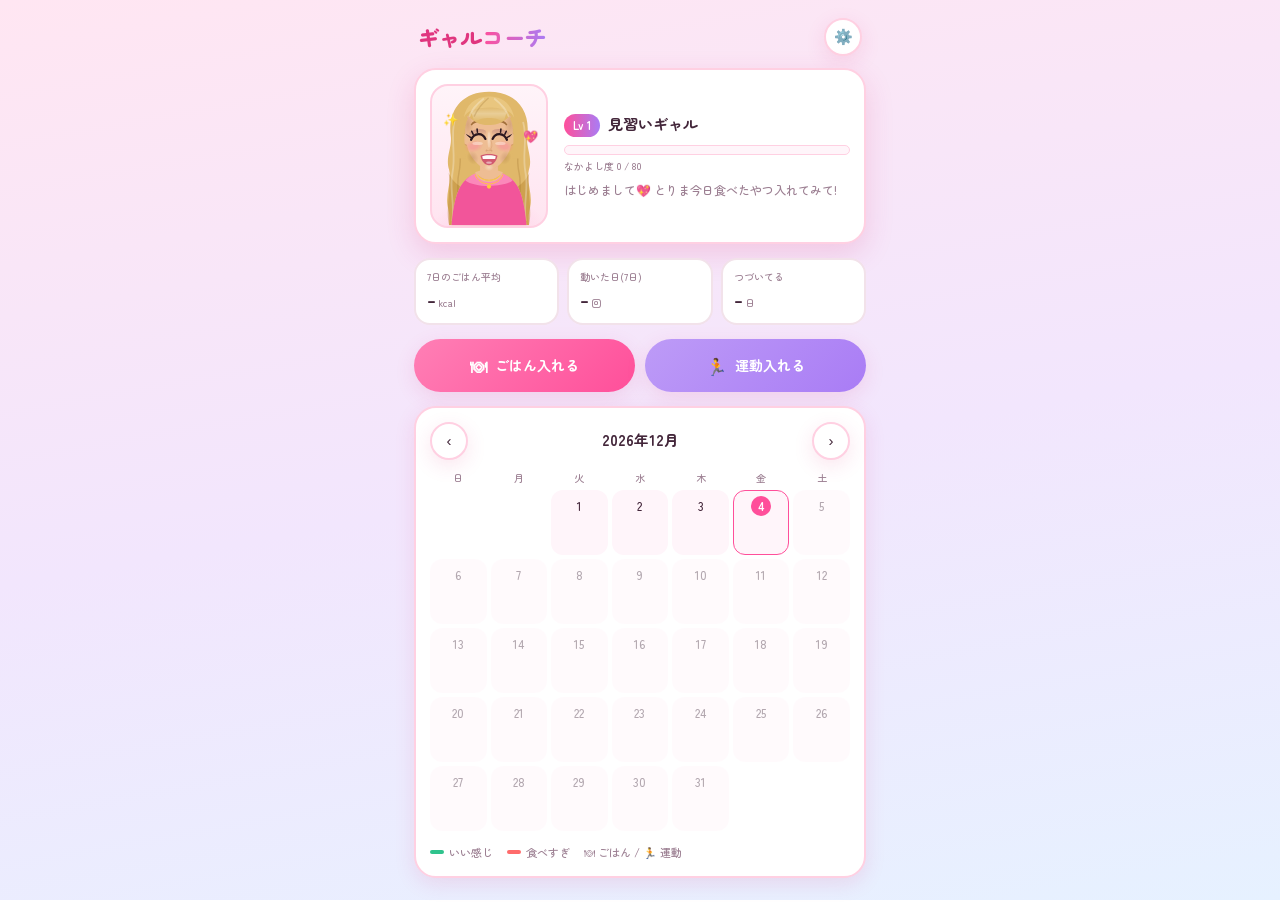
<file: index.html>
<!DOCTYPE html>
<html lang="ja">
<head>
  <meta charset="UTF-8" />
  <meta name="viewport" content="width=device-width, initial-scale=1.0" />
  <meta name="theme-color" content="#ff4f9a" />
  <title>ギャルコーチ</title>
  <link rel="preconnect" href="https://fonts.googleapis.com" />
  <link rel="preconnect" href="https://fonts.gstatic.com" crossorigin />
  <link href="https://fonts.googleapis.com/css2?family=Zen+Maru+Gothic:wght@500;700;900&display=swap" rel="stylesheet" />
  <link rel="stylesheet" href="style.css" />
</head>
<body>

  <div class="app">

    <header class="app-head">
      <div class="brand">ギャル<span>コーチ</span></div>
      <button class="icon-btn" id="settingsBtn" aria-label="設定">⚙️</button>
    </header>

    <!-- ============ カレンダー画面 ============ -->
    <main class="screen" id="calScreen">

      <!-- ギャルコーチ -->
      <section class="avatar-card" id="avatarCard">
        <div class="gal-stage">
          <!--
            ギャルの立ち絵。画像ファイルは使わず、インラインSVGを CSS クラスで
            出し分けている(タイプ4種 × 表情4種 × 体型3種 × なかよし度5段階)。
            色は CSS カスタムプロパティで持たせているので、タイプを足すときは
            style.css に .gal.type-xxx の変数セットを書くだけで増やせる。
          -->
          <svg class="gal" id="gal" viewBox="0 0 140 170" xmlns="http://www.w3.org/2000/svg"
               role="img" aria-labelledby="galTitle">
            <title id="galTitle">ギャルコーチ</title>
            <!--
              defs はタイプに依存しない固定色だけにしてある。
              CSS の fill: url(#…) は文書内で最初に見つかった同一idを参照するため、
              グラデーションの色をタイプ変数に依存させると複製したプレビューが
              すべて元のSVGの色になってしまう。タイプ差は flat fill + var() で出す。
            -->
            <defs>
              <linearGradient id="hairShineG" x1="0" y1="0" x2="0" y2="1">
                <stop offset="0%" stop-color="#fff" stop-opacity="0" />
                <stop offset="45%" stop-color="#fff" stop-opacity=".3" />
                <stop offset="100%" stop-color="#fff" stop-opacity="0" />
              </linearGradient>
              <!-- 陰影(頬骨の下・こめかみ・あご) -->
              <radialGradient id="shadeG" cx="50%" cy="50%" r="50%">
                <stop offset="0%" stop-color="#8f5a33" stop-opacity=".24" />
                <stop offset="62%" stop-color="#8f5a33" stop-opacity=".10" />
                <stop offset="100%" stop-color="#8f5a33" stop-opacity="0" />
              </radialGradient>
              <!-- ハイライト(額・鼻筋・あご先) -->
              <radialGradient id="lightG" cx="50%" cy="50%" r="50%">
                <stop offset="0%" stop-color="#fff8f0" stop-opacity=".42" />
                <stop offset="100%" stop-color="#fff8f0" stop-opacity="0" />
              </radialGradient>
              <linearGradient id="lidG" x1="0" y1="0" x2="0" y2="1">
                <stop offset="0%" stop-color="#a35f70" stop-opacity=".4" />
                <stop offset="100%" stop-color="#a35f70" stop-opacity="0" />
              </linearGradient>
              <clipPath id="stageClip"><rect x="0" y="0" width="140" height="170" /></clipPath>
              <clipPath id="eyeL">
                <path d="M47 61.8 C50.4 53.6 61.6 53 65 61.2 C62.2 68.4 50 68.6 47 61.8 Z" />
              </clipPath>
              <clipPath id="eyeR">
                <path d="M93 61.8 C89.6 53.6 78.4 53 75 61.2 C77.8 68.4 90 68.6 93 61.8 Z" />
              </clipPath>
            </defs>

            <g clip-path="url(#stageClip)">

              <!-- ===== 後ろ髪:ロング(王道 / モード / 姉御) ===== -->
              <g class="hair-long">
                <path class="hair back" d="M70 6
                         C104 6 121 30 117 60 C115 75 124 86 119 102
                         C115 118 125 132 120 150 C118 159 119 165 119 170
                         L21 170 C21 165 22 159 20 150
                         C15 132 25 118 21 102 C16 86 25 75 23 60
                         C19 30 36 6 70 6 Z" />
                <!-- 毛先に落ちる影(髪の色を1トーン落として奥行きを出す) -->
                <path class="hair-lo" d="M20.5 106 C24 128 16 150 21 170 L119 170
                         C124 150 116 128 119.5 106 C112 122 98 130 70 130 C42 130 28 122 20.5 106 Z" />
                <path class="streak pink" d="M31 132 C29 144 33 155 32 170 L37 170
                         C38 155 34 144 36 132 Z" />
                <path class="streak blue" d="M109 136 C111 148 107 158 108 170 L103 170
                         C102 158 106 148 104 136 Z" />
                <path class="strand light" d="M28 40 C22 62 30 84 25 106 C21 124 28 142 25 164" />
                <path class="strand dark" d="M36 46 C31 64 38 84 33 106 C29 124 35 142 33 162" />
                <path class="strand light" d="M112 44 C118 64 110 84 115 106 C119 124 112 142 115 164" />
                <path class="strand dark" d="M104 50 C109 66 102 86 107 106 C111 124 105 142 107 162" />
              </g>

              <!-- ===== 後ろ髪:ミディアム(ナチュラル系) ===== -->
              <g class="hair-mid">
                <path class="hair back" d="M70 8
                         C101 8 118 30 114 60 C112 76 120 90 116 106
                         C113 121 104 132 92 136 C86 138 80 133 70 133
                         C60 133 54 138 48 136 C36 132 27 121 24 106
                         C20 90 28 76 26 60 C22 30 39 8 70 8 Z" />
                <path class="hair-lo" d="M24 104 C27 120 36 132 48 136 C54 138 60 133 70 133
                         C80 133 86 138 92 136 C104 132 113 120 116 104
                         C108 118 92 123 70 123 C48 123 32 118 24 104 Z" />
                <path class="streak pink" d="M30 116 C29 124 32 130 33 134 L38 131
                         C36 127 34 123 35 116 Z" />
                <path class="strand light" d="M29 42 C24 62 31 82 28 102 C26 114 30 124 32 130" />
                <path class="strand dark" d="M37 48 C33 66 39 84 36 102 C34 113 37 122 39 128" />
                <path class="strand light" d="M111 46 C116 64 109 84 112 102 C114 114 110 124 108 130" />
                <path class="strand dark" d="M103 52 C107 68 101 86 104 102 C106 113 103 122 101 128" />
              </g>

              <!-- ===== 首 ===== -->
              <path class="neck" d="M59 86 L59 110 C59 116 81 116 81 110 L81 86 Z" />
              <path class="neck-shadow" d="M59 86 L81 86 L81 97 C74 103 66 103 59 97 Z" />

              <!-- ===== 上半身 ===== -->
              <g class="torso">
                <!-- 素肌のシルエット(服はこの上に重ねる) -->
                <path class="skin-body" d="M70 104 C86 104 96 110 102 118
                         C110 128 114 146 116 170 L24 170
                         C26 146 30 128 38 118 C44 110 54 104 70 104 Z" />

                <!-- 王道 / 姉御:クロップトップ -->
                <g class="outfit-top">
                  <path class="top" d="M70 104 C86 104 96 110 102 118
                           C110 128 114 146 116 170 L24 170
                           C26 146 30 128 38 118 C44 110 54 104 70 104 Z" />
                  <path class="top-hi" d="M70 104 C84 104 93 108 99 115
                           C88 124 52 124 41 115 C47 108 56 104 70 104 Z" />
                  <path class="skin-cut" d="M53 105 C57 121 83 121 87 105 C79 101 61 101 53 105 Z" />
                </g>

                <!-- ナチュラル系:カーディガン -->
                <g class="outfit-cardi">
                  <path class="cardi" d="M70 104 C86 104 96 110 102 118
                           C110 128 114 146 116 170 L24 170
                           C26 146 30 128 38 118 C44 110 54 104 70 104 Z" />
                  <path class="top-hi" d="M70 104 C84 104 93 108 99 115
                           C88 124 52 124 41 115 C47 108 56 104 70 104 Z" />
                  <path class="skin-cut" d="M56 104 L70 134 L84 104 C78 100.5 62 100.5 56 104 Z" />
                  <path class="cardi-lapel" d="M56 104 L70 134 L67.5 139 L51 106 Z" />
                  <path class="cardi-lapel" d="M84 104 L70 134 L72.5 139 L89 106 Z" />
                  <path class="cardi-rib" d="M40 130 C42 146 42 158 41 170" />
                  <path class="cardi-rib" d="M100 130 C98 146 98 158 99 170" />
                </g>

                <!-- モード系:ジャケット -->
                <g class="outfit-blazer">
                  <path class="blazer" d="M70 104 C86 104 96 110 102 118
                           C110 128 114 146 116 170 L24 170
                           C26 146 30 128 38 118 C44 110 54 104 70 104 Z" />
                  <path class="top-hi" d="M70 104 C84 104 93 108 99 115
                           C88 124 52 124 41 115 C47 108 56 104 70 104 Z" />
                  <path class="skin-cut" d="M57 104 L70 130 L83 104 C77 100.5 63 100.5 57 104 Z" />
                  <path class="lapel" d="M57 104 L70 130 L66.5 135 L50 107 Z" />
                  <path class="lapel" d="M83 104 L70 130 L73.5 135 L90 107 Z" />
                </g>

                <!-- 鎖骨 -->
                <path class="clavicle" d="M58.5 110.5 C62.5 113.6 66 114.6 69 114.8" />
                <path class="clavicle" d="M81.5 110.5 C77.5 113.6 74 114.6 71 114.8" />

                <!-- 重ねづけネックレス -->
                <path class="chain" d="M56 108 C60 117 80 117 84 108" />
                <path class="chain" d="M53 108 C58 123 82 123 87 108" />
                <circle class="pendant" cx="70" cy="122.5" r="2.6" />
              </g>

              <!-- 耳(髪の内側) -->
              <ellipse class="ear" cx="42.5" cy="64" rx="5" ry="7.6" />
              <ellipse class="ear" cx="97.5" cy="64" rx="5" ry="7.6" />

              <!-- ===== 顔 ===== -->
              <g class="face-group">
                <path class="face" d="M70 16
                         C86 16 97.5 27 99 45 C100 57.5 98.5 66 96.5 74
                         C93.5 86 84 97.5 70 104.5
                         C56 97.5 46.5 86 43.5 74 C41.5 66 40 57.5 41 45
                         C42.5 27 54 16 70 16 Z" />

                <!-- 立体感:こめかみ・エラ・頬骨の下に影、額と鼻筋に光 -->
                <ellipse class="shade" cx="44" cy="46" rx="7.5" ry="16" />
                <ellipse class="shade" cx="96" cy="46" rx="7.5" ry="16" />
                <ellipse class="shade" cx="50" cy="87" rx="7" ry="9" transform="rotate(-24 50 87)" />
                <ellipse class="shade" cx="90" cy="87" rx="7" ry="9" transform="rotate(24 90 87)" />
                <ellipse class="light" cx="70" cy="34" rx="17" ry="9" />
                <ellipse class="light" cx="70" cy="64" rx="3.5" ry="11" />
                <ellipse class="light" cx="70" cy="99" rx="6" ry="4.5" />

                <!-- チーク(斜め入れのギャル塗り)。ぼかしフィルタは使えないので
                     同心の楕円を薄く重ねてグラデーションのように見せる -->
                <g class="blush">
                  <ellipse cx="51.5" cy="73" rx="11" ry="6.8" opacity=".13" transform="rotate(-14 51.5 73)" />
                  <ellipse cx="51.5" cy="73" rx="8.4" ry="5.1" opacity=".15" transform="rotate(-14 51.5 73)" />
                  <ellipse cx="51.5" cy="73" rx="5.8" ry="3.4" opacity=".17" transform="rotate(-14 51.5 73)" />
                  <ellipse cx="88.5" cy="73" rx="11" ry="6.8" opacity=".13" transform="rotate(14 88.5 73)" />
                  <ellipse cx="88.5" cy="73" rx="8.4" ry="5.1" opacity=".15" transform="rotate(14 88.5 73)" />
                  <ellipse cx="88.5" cy="73" rx="5.8" ry="3.4" opacity=".17" transform="rotate(14 88.5 73)" />
                </g>

                <!-- ===== 目(通常) ===== -->
                <g class="eyes-open">
                  <ellipse class="lid-shadow" cx="56" cy="56" rx="10.8" ry="5.4" transform="rotate(-8 56 56)" />
                  <ellipse class="lid-shadow" cx="84" cy="56" rx="10.8" ry="5.4" transform="rotate(8 84 56)" />

                  <g clip-path="url(#eyeL)">
                    <rect class="sclera" x="45" y="52" width="22" height="19" />
                    <ellipse class="sclera-shade" cx="56" cy="56.4" rx="11" ry="4" />
                    <circle class="iris" cx="56" cy="61.2" r="5.6" />
                    <circle class="iris-lit" cx="56" cy="62.6" r="3.6" />
                    <circle class="limbal" cx="56" cy="61.2" r="5.6" />
                    <circle class="pupil" cx="56" cy="61.2" r="2.3" />
                    <circle class="glint" cx="53.7" cy="58.7" r="2.1" />
                    <circle class="glint sm" cx="58.5" cy="64.2" r="1.1" />
                  </g>
                  <g clip-path="url(#eyeR)">
                    <rect class="sclera" x="73" y="52" width="22" height="19" />
                    <ellipse class="sclera-shade" cx="84" cy="56.4" rx="11" ry="4" />
                    <circle class="iris" cx="84" cy="61.2" r="5.6" />
                    <circle class="iris-lit" cx="84" cy="62.6" r="3.6" />
                    <circle class="limbal" cx="84" cy="61.2" r="5.6" />
                    <circle class="pupil" cx="84" cy="61.2" r="2.3" />
                    <circle class="glint" cx="81.7" cy="58.7" r="2.1" />
                    <circle class="glint sm" cx="86.5" cy="64.2" r="1.1" />
                  </g>

                  <!-- 二重のライン -->
                  <path class="crease" d="M48.6 57.2 C52.2 50.4 62 49.8 65.6 57.4" />
                  <path class="crease" d="M91.4 57.2 C87.8 50.4 78 49.8 74.4 57.4" />
                  <!-- 跳ね上げアイライン -->
                  <path class="liner" d="M47 61.8 C50.4 53.6 61.6 53 65 61.2" />
                  <path class="liner" d="M93 61.8 C89.6 53.6 78.4 53 75 61.2" />
                  <path class="liner low" d="M50 66.4 C53.4 69.4 59.6 69.4 63.4 66.2" />
                  <path class="liner low" d="M90 66.4 C86.6 69.4 80.4 69.4 76.6 66.2" />
                  <path class="wing" d="M47.6 60.6 C45.2 59.4 42.8 57.2 41 54.6
                           C44.2 56.2 46.8 57.8 49 59.2 Z" />
                  <path class="wing" d="M92.4 60.6 C94.8 59.4 97.2 57.2 99 54.6
                           C95.8 56.2 93.2 57.8 91 59.2 Z" />
                  <!-- 盛ったまつげ -->
                  <path class="lash" d="M50.4 55.4 L48.6 51.4" />
                  <path class="lash" d="M55.2 53.6 L54.6 49.6" />
                  <path class="lash" d="M60.4 54 L61.2 50.2" />
                  <path class="lash" d="M89.6 55.4 L91.4 51.4" />
                  <path class="lash" d="M84.8 53.6 L85.4 49.6" />
                  <path class="lash" d="M79.6 54 L78.8 50.2" />
                  <!-- 涙袋 -->
                  <ellipse class="tear-bag" cx="56" cy="70.2" rx="6.6" ry="2" />
                  <ellipse class="tear-bag" cx="84" cy="70.2" rx="6.6" ry="2" />
                  <path class="tear-line" d="M50.4 72 C53.6 74 59.4 74 62.6 71.8" />
                  <path class="tear-line" d="M89.6 72 C86.4 74 80.6 74 77.4 71.8" />
                </g>

                <!-- ===== 目(ご機嫌:笑い目) ===== -->
                <g class="eyes-happy">
                  <ellipse class="lid-shadow" cx="56" cy="57" rx="10.8" ry="5" transform="rotate(-8 56 57)" />
                  <ellipse class="lid-shadow" cx="84" cy="57" rx="10.8" ry="5" transform="rotate(8 84 57)" />
                  <path class="happy-eye" d="M48 65 C52 56.2 62 55.8 65.5 64" />
                  <path class="happy-eye" d="M92 65 C88 56.2 78 55.8 74.5 64" />
                  <path class="wing" d="M48 63.6 C45.6 62.4 43.2 60.2 41.4 57.6
                           C44.6 59.2 47.2 60.8 49.4 62.2 Z" />
                  <path class="wing" d="M92 63.6 C94.4 62.4 96.8 60.2 98.6 57.6
                           C95.4 59.2 92.8 60.8 90.6 62.2 Z" />
                  <path class="lash" d="M50.6 58.4 L48.8 54.6" />
                  <path class="lash" d="M55.8 55.8 L55.4 52" />
                  <path class="lash" d="M89.4 58.4 L91.2 54.6" />
                  <path class="lash" d="M84.2 55.8 L84.6 52" />
                  <ellipse class="tear-bag" cx="56" cy="69.6" rx="6.4" ry="2" />
                  <ellipse class="tear-bag" cx="84" cy="69.6" rx="6.4" ry="2" />
                </g>

                <!-- ===== 眉(細めのアーチ) ===== -->
                <g class="brows-normal">
                  <path class="brow" d="M47.4 46.6 C50.6 40 60.6 38.6 65 42.6
                           L64.2 44.8 C60.4 41.8 51.6 43 48.8 47.6 Z" />
                  <path class="brow" d="M92.6 46.6 C89.4 40 79.4 38.6 75 42.6
                           L75.8 44.8 C79.6 41.8 88.4 43 91.2 47.6 Z" />
                </g>
                <g class="brows-worried">
                  <path class="brow" d="M47.4 48.6 C50.6 43.4 59 39.6 64.6 38.2
                           L65 40.4 C59.6 41.8 51.8 45.4 48.8 49.6 Z" />
                  <path class="brow" d="M92.6 48.6 C89.4 43.4 81 39.6 75.4 38.2
                           L75 40.4 C80.4 41.8 88.2 45.4 91.2 49.6 Z" />
                </g>
                <g class="brows-angry">
                  <path class="brow" d="M47.4 39.8 C51 40.8 60.2 43.8 64.8 47.4
                           L63.8 49.2 C59.4 46 50.6 43.2 48.4 42.2 Z" />
                  <path class="brow" d="M92.6 39.8 C89 40.8 79.8 43.8 75.2 47.4
                           L76.2 49.2 C80.6 46 89.4 43.2 91.6 42.2 Z" />
                </g>

                <!-- ===== 鼻 ===== -->
                <path class="nose-bridge" d="M70 57 L70 73.5" />
                <path class="nose-shade" d="M72.4 66 C74.1 70.8 73.6 75.4 71.2 77.4" />
                <path class="nose-tip" d="M67 77.2 C68.4 79.2 71.6 79.2 73 77.2" />
                <ellipse class="nostril" cx="66.9" cy="78.6" rx="1.35" ry=".85" transform="rotate(-16 66.9 78.6)" />
                <ellipse class="nostril" cx="73.1" cy="78.6" rx="1.35" ry=".85" transform="rotate(16 73.1 78.6)" />
                <path class="philtrum" d="M68.7 80.6 L69 84.2" />
                <path class="philtrum" d="M71.3 80.6 L71 84.2" />

                <!-- ===== 口 ===== -->
                <g class="mouths">
                  <g class="m-grin">
                    <path class="lip" d="M59.5 84.8 C63.6 81.8 76.4 81.8 80.5 84.8
                             C78.8 92.6 74.6 96.4 70 96.4 C65.4 96.4 61.2 92.6 59.5 84.8 Z" />
                    <path class="teeth" d="M61.6 85.4 C65.4 83.5 74.6 83.5 78.4 85.4 L77.5 88.8 L62.5 88.8 Z" />
                    <ellipse class="gloss" cx="70" cy="93.2" rx="3.6" ry="1.3" />
                  </g>
                  <g class="m-smile">
                    <path class="lip up" d="M59.5 86.2 C63 83 66 82.6 67.4 84.2
                             C68.6 85.6 71.4 85.6 72.6 84.2 C74 82.6 77 83 80.5 86.2
                             C76.5 87.9 63.5 87.9 59.5 86.2 Z" />
                    <path class="lip low" d="M59.5 86.2 C63.5 87.9 76.5 87.9 80.5 86.2
                             C78.6 92.8 74.4 95.6 70 95.6 C65.6 95.6 61.4 92.8 59.5 86.2 Z" />
                    <path class="lip-line" d="M59.5 86.2 C64 88.1 76 88.1 80.5 86.2" />
                    <ellipse class="gloss" cx="70" cy="92.4" rx="4.4" ry="1.5" />
                  </g>
                  <g class="m-flat">
                    <path class="lip up" d="M62 87 C65.4 85 74.6 85 78 87 C74.6 88 65.4 88 62 87 Z" />
                    <path class="lip low" d="M62 87 C65.4 88 74.6 88 78 87 C76.2 90.4 63.8 90.4 62 87 Z" />
                    <path class="lip-line" d="M62 87 C65.4 88.1 74.6 88.1 78 87" />
                  </g>
                  <g class="m-frown">
                    <path class="lip low" d="M61.5 93 C65.4 86.4 74.6 86.4 78.5 93
                             C74.4 90 65.6 90 61.5 93 Z" />
                    <path class="lip-line" d="M61.5 92.6 C65.6 89.4 74.4 89.4 78.5 92.6" />
                  </g>
                </g>

                <!-- 二重あご(ぽっちゃり時のみ) -->
                <path class="chin-fold" d="M60 96 C64.5 101.5 75.5 101.5 80 96" />

                <!-- ===== 前髪(センター分け+顔まわりレイヤー) ===== -->
                <path class="hair bangs" d="M70 12
                         C99 12 106 34 103 60 C102.5 50 100 41 96 35.5
                         C88 44 79 47.5 70 47 C61 47.5 52 44 44 35.5
                         C40 41 37.5 50 37 60 C34 34 41 12 70 12 Z" />
                <path class="hair lock" d="M37.4 35 C30.5 47 28.6 66 31 88 L42 88
                         C38.8 67 38.8 48 44.4 38.4 Z" />
                <path class="hair lock" d="M102.6 35 C109.5 47 111.4 66 109 88 L98 88
                         C101.2 67 101.2 48 95.6 38.4 Z" />
                <!-- 頭頂の明るい面 -->
                <path class="hair-hi" d="M70 12 C88 12 98 23 101 38
                         C97 30 88 25.5 70 25.5 C52 25.5 43 30 39 38 C42 23 52 12 70 12 Z" />
                <!-- ツヤ(髪の天使の輪) -->
                <path class="hair-shine" d="M48 30 C56 22.5 84 22.5 92 30
                         C90.5 35 89 39 88 43.5 C80 36.5 60 36.5 52 43.5
                         C51 39 49.5 35 48 30 Z" />
                <path class="strand light" d="M63 15 C55 21 49 28 46 36" />
                <path class="strand light" d="M77 15 C85 21 91 28 94 36" />
                <path class="strand dark" d="M69 14 C62 20 56 27 52 36" />
              </g>

              <!-- フープピアス(髪より前面) -->
              <g class="earrings">
                <circle cx="44" cy="88" r="6.5" />
                <circle cx="96" cy="88" r="6.5" />
              </g>

              <!-- ティアラ(Lv10〜) -->
              <g class="tiara">
                <path d="M55 20 L59.5 10 L65 17.5 L70 5.5 L75 17.5 L80.5 10 L85 20 Z" />
                <circle cx="70" cy="11.5" r="2" />
              </g>

              <!-- 状態エフェクト -->
              <text class="fx fx-angry" x="112" y="34">💢</text>
              <text class="fx fx-sweat" x="24" y="40">💦</text>
              <text class="fx fx-sparkle s1" x="14" y="46">✨</text>
              <text class="fx fx-sparkle s2" x="112" y="66">💖</text>
            </g>
          </svg>
        </div>
        <div class="avatar-meta">
          <div class="avatar-state">
            <span class="lv" id="avatarLv">Lv 1</span>
            <span id="avatarState">見習いギャル</span>
          </div>
          <div class="exp-bar"><i id="expFill"></i></div>
          <div class="exp-label" id="expLabel">なかよし度 0 / 80</div>
          <p class="avatar-msg" id="avatarMsg">記録するとうちらもっと仲良くなれるよ💅</p>
        </div>
      </section>

      <!-- サマリー -->
      <section class="summary">
        <div class="stat">
          <div class="label">7日のごはん平均</div>
          <div class="val" id="statAvg">–<small>kcal</small></div>
        </div>
        <div class="stat">
          <div class="label">動いた日(7日)</div>
          <div class="val" id="statExercise">–<small>日</small></div>
        </div>
        <div class="stat">
          <div class="label">つづいてる</div>
          <div class="val" id="statStreak">–<small>日</small></div>
        </div>
      </section>

      <!-- 今日をすぐ記録 -->
      <section class="quick-add">
        <button class="quick-btn" id="quickMealBtn">
          <span class="q-icon">🍽</span>
          <span class="q-label">ごはん入れる</span>
        </button>
        <button class="quick-btn" id="quickExBtn">
          <span class="q-icon">🏃</span>
          <span class="q-label">運動入れる</span>
        </button>
      </section>

      <!-- カレンダー -->
      <section class="calendar">
        <div class="cal-nav">
          <button class="icon-btn" id="prevMonth" aria-label="前の月">‹</button>
          <div class="cal-title" id="calTitle">2026年7月</div>
          <button class="icon-btn" id="nextMonth" aria-label="次の月">›</button>
        </div>
        <div class="dow">
          <div>日</div><div>月</div><div>火</div><div>水</div><div>木</div><div>金</div><div>土</div>
        </div>
        <div class="grid" id="calGrid"></div>
        <div class="legend">
          <span class="chip"><span class="sw sw-ok"></span>いい感じ</span>
          <span class="chip"><span class="sw sw-over"></span>食べすぎ</span>
          <span class="chip">🍽 ごはん / 🏃 運動</span>
        </div>
      </section>
    </main>

    <!-- ============ 日詳細画面 ============ -->
    <main class="screen" id="dayScreen" hidden>
      <button class="back" id="backBtn">← カレンダーもどる</button>
      <p class="detail-date" id="detailDate"></p>
      <p class="detail-sub" id="detailSub"></p>

      <section class="card">
        <div class="card-head">
          <h3>この日のごはん🍽</h3>
          <button class="mini-btn" id="addMealBtn">＋ 入れる</button>
        </div>
        <div id="mealList" class="record-list"></div>
      </section>

      <section class="card">
        <div class="card-head">
          <h3>この日の運動🏃</h3>
          <button class="mini-btn" id="addExBtn">＋ 入れる</button>
        </div>
        <div id="exList" class="record-list"></div>
      </section>

      <section class="card advice">
        <div class="card-head">
          <h3>ギャルのジャッジ💅</h3>
          <div class="score" id="scoreBadge" hidden>
            <b id="scoreVal">–</b><small>点</small>
          </div>
        </div>
        <p class="advice-headline" id="adviceHeadline" hidden></p>
        <p class="advice-text" id="adviceText">まだ見てないよ〜、押してみて?</p>
        <button class="btn" id="genBtn">💖 ギャルに見てもらう</button>
        <button class="btn ghost" id="pasteAdviceBtn">もらったコメントを貼る</button>
      </section>
    </main>

  </div>

  <!-- ============ 食事入力シート ============ -->
  <div class="overlay" id="mealOverlay">
    <div class="sheet" role="dialog" aria-label="ごはんを入れる">
      <h2 id="mealSheetTitle">ごはん入れよ〜🍽</h2>
      <form id="mealForm">
        <label class="field">
          <span>いつのごはん?</span>
          <select id="mealSlot">
            <option value="朝食">朝食</option>
            <option value="昼食">昼食</option>
            <option value="夕食">夕食</option>
            <option value="間食">間食</option>
          </select>
        </label>
        <label class="field">
          <span>なに食べた?</span>
          <input type="text" id="mealItems" placeholder="例:味噌ラーメン・餃子3個" required maxlength="100" />
        </label>
        <label class="field">
          <span>写真あったらちょうだい(任意)</span>
          <input type="file" id="mealPhoto" accept="image/*" />
        </label>
        <div class="photo-preview" id="photoPreview" hidden>
          <img id="photoPreviewImg" alt="写真プレビュー" />
        </div>

        <button type="button" class="btn estimate" id="estimateBtn">✨ AIにカロリー・PFC出してもらう</button>
        <p class="estimate-hint" id="estimateHint" hidden>⚙️でAIつなぐと使えるよ〜</p>

        <label class="field">
          <span>カロリー(てきとうでOK)</span>
          <input type="number" id="mealKcal" placeholder="800" min="0" max="5000" inputmode="numeric" />
        </label>
        <div class="pfc-inputs">
          <label class="field">
            <span>P(たんぱく質g)</span>
            <input type="number" id="mealP" placeholder="–" min="0" max="500" step="any" inputmode="decimal" />
          </label>
          <label class="field">
            <span>F(脂質g)</span>
            <input type="number" id="mealF" placeholder="–" min="0" max="500" step="any" inputmode="decimal" />
          </label>
          <label class="field">
            <span>C(炭水化物g)</span>
            <input type="number" id="mealC" placeholder="–" min="0" max="500" step="any" inputmode="decimal" />
          </label>
        </div>

        <div class="sheet-actions">
          <button type="submit" class="btn">これで保存💾</button>
          <button type="button" class="btn ghost" data-close>やっぱやめる</button>
          <button type="button" class="btn danger" id="deleteMealBtn" hidden>これ消す🗑</button>
        </div>
      </form>
    </div>
  </div>

  <!-- ============ 運動入力シート ============ -->
  <div class="overlay" id="exOverlay">
    <div class="sheet" role="dialog" aria-label="運動を入れる">
      <h2 id="exSheetTitle">運動入れよ〜🏃</h2>
      <form id="exForm">
        <label class="field">
          <span>なにした?</span>
          <input type="text" id="exName" placeholder="例:ランニング 5km / ジム上半身" required maxlength="60" />
        </label>
        <label class="field">
          <span>何分やった?</span>
          <input type="number" id="exMinutes" placeholder="30" min="0" max="600" inputmode="numeric" />
        </label>
        <label class="field">
          <span>消費カロリー(わかれば)</span>
          <input type="number" id="exKcal" placeholder="300" min="0" max="3000" inputmode="numeric" />
        </label>
        <div class="sheet-actions">
          <button type="submit" class="btn">これで保存💾</button>
          <button type="button" class="btn ghost" data-close>やっぱやめる</button>
          <button type="button" class="btn danger" id="deleteExBtn" hidden>これ消す🗑</button>
        </div>
      </form>
    </div>
  </div>

  <!-- ============ プロンプトシート ============ -->
  <div class="overlay" id="promptOverlay">
    <div class="sheet" role="dialog" aria-label="プロンプト生成">
      <h2>プロンプトできたよ📝</h2>
      <p class="hint">これコピってClaudeに貼ってみて〜。返ってきたコメントは「もらったコメントを貼る」から保存できるよ💾</p>
      <div class="prompt-box" id="promptBox"></div>
      <div class="sheet-actions">
        <button class="btn" id="copyPromptBtn">コピるっ📋</button>
        <button class="btn ghost" data-close>とじる</button>
      </div>
    </div>
  </div>

  <!-- ============ アドバイス貼り付けシート ============ -->
  <div class="overlay" id="adviceOverlay">
    <div class="sheet" role="dialog" aria-label="コメントを保存">
      <h2>もらったコメント貼って💌</h2>
      <p class="hint">Claudeから返ってきた文をここに貼ると、この日の記録として残るよ〜。「85点」みたいな点数も勝手に拾うから安心して🙆‍♀️</p>
      <textarea id="adviceInput" rows="6" placeholder="ここに貼りつけ"></textarea>
      <div class="sheet-actions">
        <button class="btn" id="saveAdviceBtn">これで保存💾</button>
        <button class="btn ghost" data-close>やっぱやめる</button>
      </div>
    </div>
  </div>

  <!-- ============ 設定シート ============ -->
  <div class="overlay" id="settingsOverlay">
    <div class="sheet" role="dialog" aria-label="設定">
      <h2>設定いじる⚙️</h2>
      <form id="settingsForm">
        <label class="field">
          <span>1日の目標カロリー</span>
          <input type="number" id="goalInput" min="800" max="5000" inputmode="numeric" required />
        </label>

        <label class="field">
          <span>なんて呼ばれたい?(例:ひろくん / そうちゃん)</span>
          <input type="text" id="nickInput" placeholder="ひろくん" maxlength="12" autocomplete="off" />
        </label>

        <div class="settings-section">
          <h3>ギャルのタイプ💅</h3>
          <p class="hint">好みで選んでね〜。見た目もしゃべり方も変わるよ✨</p>
          <div class="type-picker" id="typePicker"></div>
          <p class="type-catch" id="typeCatch"></p>
        </div>

        <div class="settings-section">
          <h3>AIつなぐ(任意)</h3>
          <p class="hint">中継サーバー立てると、写真やテキストからカロリー/PFC自動で出して、アプリの中でジャッジまでできるよ〜。未設定でもコピペでいけるから安心して🙆‍♀️</p>
          <label class="field">
            <span>中継サーバーのURL</span>
            <input type="url" id="backendUrl" placeholder="https://xxxx.workers.dev" inputmode="url" />
          </label>
          <label class="field">
            <span>アクセストークン</span>
            <input type="text" id="backendToken" placeholder="自分で決めた合言葉" autocomplete="off" />
          </label>
          <button type="button" class="btn ghost" id="testBackendBtn">つながるか試す</button>
          <p class="accuracy-note" id="accuracyNote" hidden></p>
        </div>

        <div class="sheet-actions">
          <button type="submit" class="btn">これで保存💾</button>
          <button type="button" class="btn ghost" data-close>やっぱやめる</button>
        </div>
      </form>
    </div>
  </div>

  <div class="toast" id="toast" role="status"></div>

  <script src="api.js"></script>
  <script src="app.js"></script>
</body>
</html>
</file>
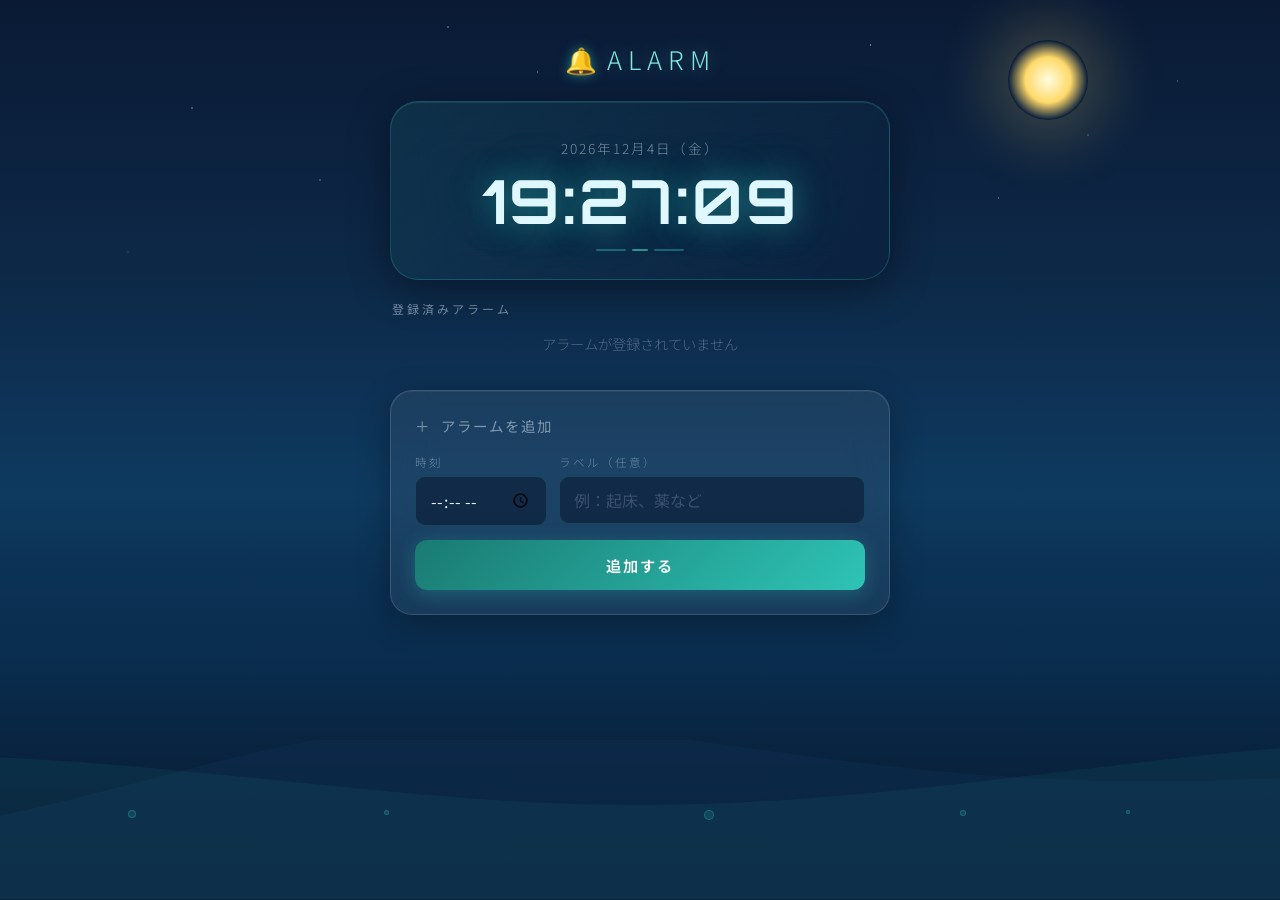
<file: alarm/index.html>
<!DOCTYPE html>
<html lang="ja">
<head>
  <meta charset="UTF-8" />
  <meta name="viewport" content="width=device-width, initial-scale=1.0" />
  <title>アラームアプリ</title>
  <link rel="preconnect" href="https://fonts.googleapis.com" />
  <link rel="preconnect" href="https://fonts.gstatic.com" crossorigin />
  <link href="https://fonts.googleapis.com/css2?family=Orbitron:wght@700;900&family=Noto+Sans+JP:wght@300;400;600&display=swap" rel="stylesheet" />
  <link rel="stylesheet" href="style.css" />
</head>
<body>

  <!-- Ocean background -->
  <div class="ocean-bg">
    <div class="stars"></div>
    <div class="moon-glow"></div>
    <div class="ocean-surface"></div>
    <div class="waves">
      <div class="wave"></div>
      <div class="wave wave2"></div>
    </div>
    <div class="bubbles">
      <div class="bubble"></div>
      <div class="bubble"></div>
      <div class="bubble"></div>
      <div class="bubble"></div>
      <div class="bubble"></div>
    </div>
  </div>

  <div class="container">
    <header>
      <span class="icon-bell">🔔</span>
      <h1>ALARM</h1>
    </header>

    <div class="clock-card">
      <div class="date-display" id="dateDisplay"></div>
      <div class="clock" id="clock">00:00:00</div>
      <div class="clock-divider">
        <span></span><span></span><span></span>
      </div>
    </div>

    <section class="alarm-section">
      <p class="section-title">登録済みアラーム</p>
      <div class="alarms" id="alarmList"></div>
    </section>

    <div class="add-alarm glass">
      <h2>＋ &nbsp;アラームを追加</h2>
      <div class="input-row">
        <div class="input-group">
          <label>時刻</label>
          <input type="time" id="timeInput" />
        </div>
        <div class="input-group flex1">
          <label>ラベル（任意）</label>
          <input type="text" id="labelInput" placeholder="例：起床、薬など" maxlength="30" />
        </div>
      </div>
      <button id="addBtn">追加する</button>
    </div>
  </div>

  <!-- Alarm modal -->
  <div class="modal hidden" id="modal">
    <div class="modal-content glass">
      <div class="bell-anim">🔔</div>
      <p class="modal-title">ALARM</p>
      <p id="modalMessage" class="modal-sub"></p>
      <button id="stopBtn">止める</button>
    </div>
  </div>

  <script src="app.js"></script>
</body>
</html>
</file>
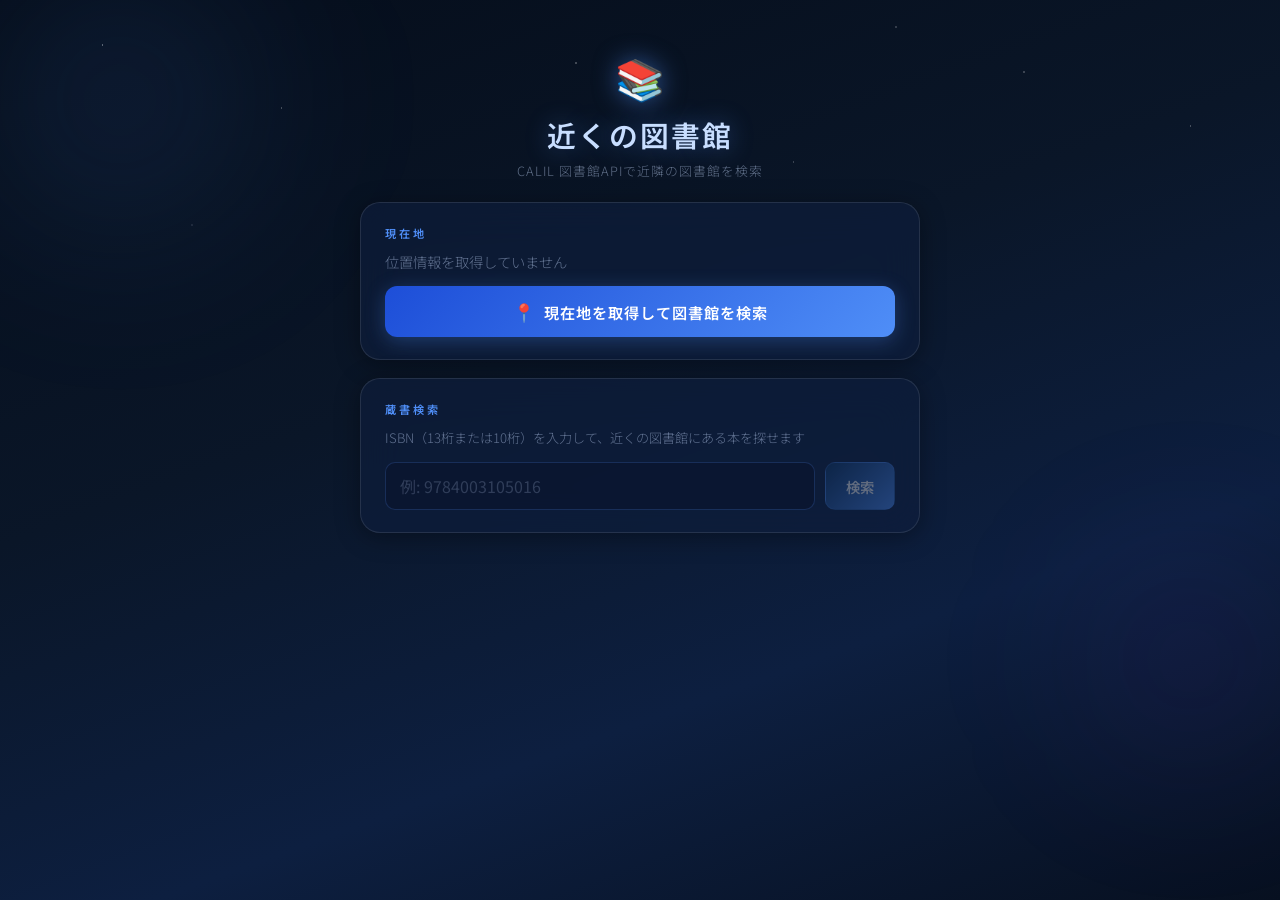
<file: library.html>
<!DOCTYPE html>
<html lang="ja">
<head>
  <meta charset="UTF-8" />
  <meta name="viewport" content="width=device-width, initial-scale=1.0" />
  <title>近くの図書館を探す</title>
  <link rel="preconnect" href="https://fonts.googleapis.com" />
  <link rel="preconnect" href="https://fonts.gstatic.com" crossorigin />
  <link href="https://fonts.googleapis.com/css2?family=Noto+Sans+JP:wght@300;400;600&display=swap" rel="stylesheet" />
  <link rel="stylesheet" href="library.css" />
</head>
<body>

  <div class="bg-layer">
    <div class="stars"></div>
    <div class="gradient-orb orb1"></div>
    <div class="gradient-orb orb2"></div>
  </div>

  <div class="container">
    <header>
      <span class="icon">📚</span>
      <h1>近くの図書館</h1>
      <p class="subtitle">CALIL 図書館APIで近隣の図書館を検索</p>
    </header>

    <!-- Location panel -->
    <section class="card" id="locationPanel">
      <p class="card-label">現在地</p>
      <p id="locationText" class="location-text">位置情報を取得していません</p>
      <button id="locateBtn" class="btn-primary">
        <span class="btn-icon">📍</span> 現在地を取得して図書館を検索
      </button>
    </section>

    <!-- Search status -->
    <div id="statusMsg" class="status-msg hidden"></div>

    <!-- Library results -->
    <section id="librarySection" class="hidden">
      <div class="section-header">
        <p class="section-label">近隣の図書館</p>
        <span id="libraryCount" class="badge"></span>
      </div>
      <div id="libraryList" class="library-list"></div>
    </section>

    <!-- Book search panel -->
    <section class="card" id="bookPanel">
      <p class="card-label">蔵書検索</p>
      <p class="book-help">ISBN（13桁または10桁）を入力して、近くの図書館にある本を探せます</p>
      <div class="book-input-row">
        <input
          type="text"
          id="isbnInput"
          class="isbn-input"
          placeholder="例: 9784003105016"
          maxlength="17"
        />
        <button id="searchBookBtn" class="btn-secondary" disabled>検索</button>
      </div>
      <p id="bookError" class="book-error hidden"></p>
    </section>

    <!-- Book results -->
    <section id="bookResultSection" class="hidden">
      <div class="section-header">
        <p class="section-label">蔵書検索結果</p>
        <span id="bookResultCount" class="badge"></span>
      </div>
      <div id="bookResultList" class="book-result-list"></div>
    </section>

  </div>

  <script src="library.js"></script>
</body>
</html>
</file>
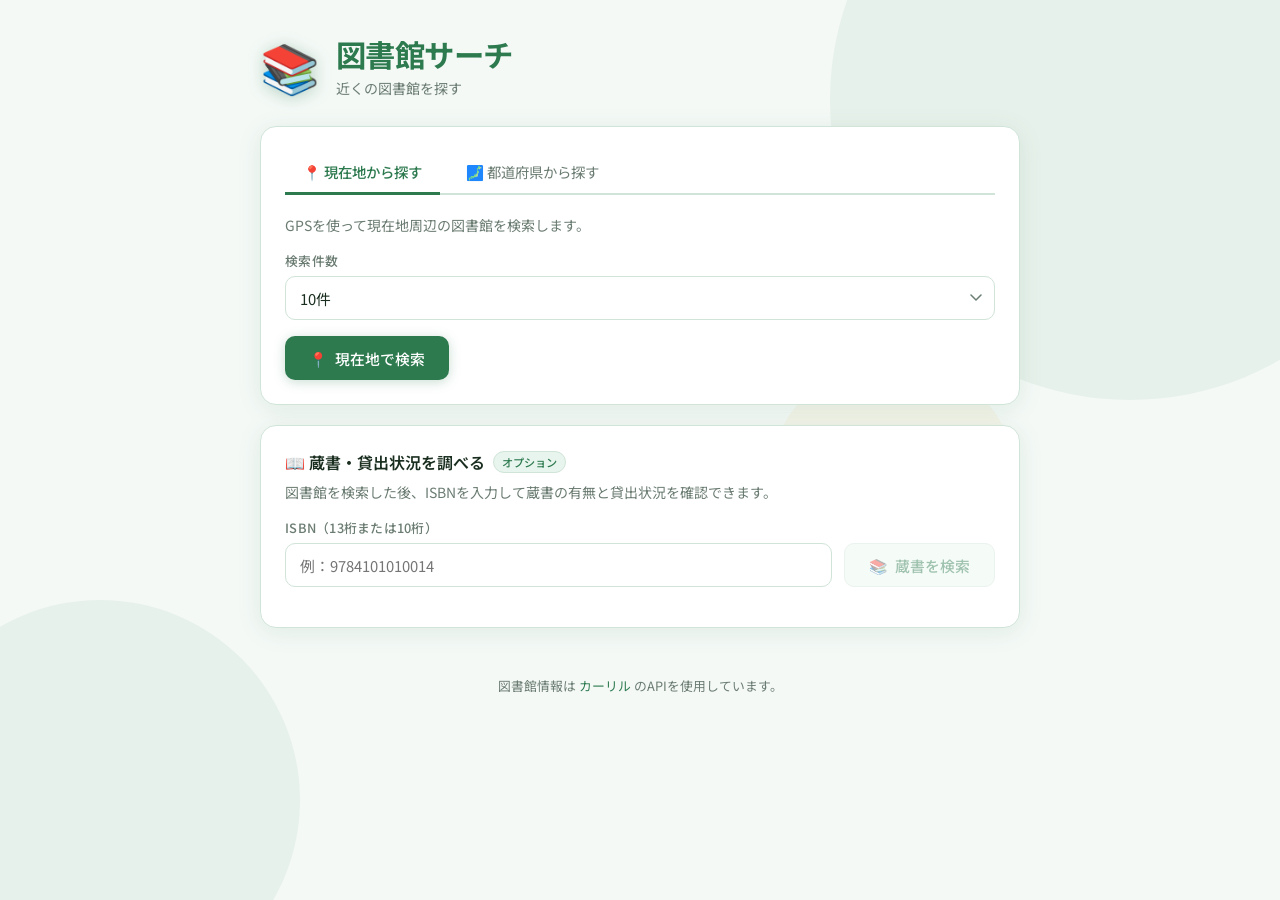
<file: library_standalone.html>
<!DOCTYPE html>
<html lang="ja">
<head>
  <meta charset="UTF-8" />
  <meta name="viewport" content="width=device-width, initial-scale=1.0" />
  <title>近くの図書館を探す | カーリル</title>
  <link rel="preconnect" href="https://fonts.googleapis.com" />
  <link rel="preconnect" href="https://fonts.gstatic.com" crossorigin />
  <link href="https://fonts.googleapis.com/css2?family=Noto+Sans+JP:wght@300;400;500;700&display=swap" rel="stylesheet" />
  <style>
* { box-sizing: border-box; margin: 0; padding: 0; }
:root {
  --green: #2d7a4f; --green-light: #3d9e68; --green-pale: #e8f5ee;
  --amber: #e8a020; --red: #d94f3d; --text: #1a2e1f; --muted: #6b7c72;
  --bg: #f4f9f6; --white: #ffffff; --border: #d0e4d8;
  --shadow: 0 4px 24px rgba(45,122,79,.10); --radius: 16px;
}
body { font-family:'Noto Sans JP',sans-serif; background:var(--bg); color:var(--text); min-height:100vh; padding:32px 16px 80px; position:relative; overflow-x:hidden; }
.bg-decoration { position:fixed; inset:0; z-index:0; pointer-events:none; }
.bg-circle { position:absolute; border-radius:50%; opacity:.06; background:var(--green); }
.c1 { width:600px; height:600px; top:-200px; right:-150px; }
.c2 { width:400px; height:400px; bottom:-100px; left:-100px; }
.c3 { width:250px; height:250px; top:40%; left:60%; background:var(--amber); }
.container { max-width:760px; margin:0 auto; position:relative; z-index:1; }
header { display:flex; align-items:center; gap:16px; margin-bottom:28px; }
.header-icon { font-size:3rem; line-height:1; filter:drop-shadow(0 2px 8px rgba(45,122,79,.3)); }
h1 { font-size:1.9rem; font-weight:700; color:var(--green); letter-spacing:-.02em; }
.header-sub { font-size:.875rem; color:var(--muted); margin-top:2px; }
.card { background:var(--white); border-radius:var(--radius); padding:24px; margin-bottom:20px; box-shadow:var(--shadow); border:1px solid var(--border); }
.search-tabs { display:flex; gap:8px; margin-bottom:20px; border-bottom:2px solid var(--border); }
.tab { background:none; border:none; padding:10px 18px; font-size:.9rem; font-family:inherit; color:var(--muted); cursor:pointer; border-bottom:3px solid transparent; margin-bottom:-2px; border-radius:8px 8px 0 0; transition:all .2s; white-space:nowrap; }
.tab:hover { color:var(--green); background:var(--green-pale); }
.tab.active { color:var(--green); border-bottom-color:var(--green); font-weight:500; }
.tab-content { display:none; }
.tab-content.active { display:block; }
.desc { font-size:.875rem; color:var(--muted); margin-bottom:16px; }
.input-row { display:flex; gap:12px; flex-wrap:wrap; margin-bottom:16px; align-items:flex-end; }
.input-group { display:flex; flex-direction:column; gap:6px; }
.input-group.flex1 { flex:1; min-width:140px; }
label { font-size:.8rem; font-weight:500; color:var(--muted); letter-spacing:.02em; }
input[type="text"], select { height:44px; padding:0 14px; border:1.5px solid var(--border); border-radius:10px; font-family:inherit; font-size:.925rem; color:var(--text); background:var(--white); transition:border-color .2s,box-shadow .2s; appearance:none; -webkit-appearance:none; }
select { background-image:url("data:image/svg+xml,%3Csvg xmlns='http://www.w3.org/2000/svg' width='12' height='8' viewBox='0 0 12 8'%3E%3Cpath d='M1 1l5 5 5-5' stroke='%236b7c72' stroke-width='1.5' fill='none' stroke-linecap='round'/%3E%3C/svg%3E"); background-repeat:no-repeat; background-position:right 12px center; padding-right:36px; }
input[type="text"]:focus, select:focus { outline:none; border-color:var(--green); box-shadow:0 0 0 3px rgba(45,122,79,.12); }
.btn-primary, .btn-secondary { display:inline-flex; align-items:center; gap:8px; padding:0 24px; height:44px; border-radius:10px; border:none; font-family:inherit; font-size:.925rem; font-weight:500; cursor:pointer; transition:all .2s; white-space:nowrap; }
.btn-primary { background:var(--green); color:white; box-shadow:0 2px 12px rgba(45,122,79,.25); }
.btn-primary:hover { background:var(--green-light); transform:translateY(-1px); box-shadow:0 4px 16px rgba(45,122,79,.3); }
.btn-primary:active { transform:translateY(0); }
.btn-secondary { background:var(--green-pale); color:var(--green); border:1.5px solid var(--border); }
.btn-secondary:hover:not(:disabled) { background:#d4eddb; border-color:var(--green); }
.btn-secondary:disabled { opacity:.45; cursor:not-allowed; }
.book-panel h2 { font-size:1rem; font-weight:600; margin-bottom:8px; display:flex; align-items:center; gap:8px; }
.optional-badge { font-size:.7rem; font-weight:500; background:var(--green-pale); color:var(--green); padding:2px 8px; border-radius:20px; border:1px solid var(--border); }
.loading { text-align:center; padding:48px 24px; color:var(--muted); }
.spinner { width:42px; height:42px; border:3px solid var(--border); border-top-color:var(--green); border-radius:50%; animation:spin .8s linear infinite; margin:0 auto 16px; }
@keyframes spin { to { transform:rotate(360deg); } }
#loadingMsg { font-size:.9rem; }
.error-box { background:#fff5f5; border:1.5px solid #f5c5c0; color:var(--red); border-radius:12px; padding:14px 18px; margin-bottom:20px; font-size:.9rem; display:flex; align-items:center; gap:8px; }
.results-header { display:flex; align-items:baseline; gap:12px; margin-bottom:16px; }
.results-header h2 { font-size:1.1rem; font-weight:600; }
.results-count { font-size:.85rem; color:var(--muted); }
.library-list { display:flex; flex-direction:column; gap:14px; }
.library-card { background:var(--white); border-radius:var(--radius); padding:20px; box-shadow:var(--shadow); border:1.5px solid var(--border); transition:border-color .2s,box-shadow .2s; }
.library-card:hover { border-color:var(--green); box-shadow:0 6px 28px rgba(45,122,79,.14); }
.lib-top { display:flex; justify-content:space-between; align-items:flex-start; gap:12px; margin-bottom:10px; }
.lib-name { font-size:1.05rem; font-weight:600; color:var(--green); }
.lib-name a { color:inherit; text-decoration:none; }
.lib-name a:hover { text-decoration:underline; }
.lib-category { font-size:.75rem; background:var(--green-pale); color:var(--green); padding:3px 10px; border-radius:20px; border:1px solid var(--border); white-space:nowrap; flex-shrink:0; }
.lib-address { font-size:.875rem; color:var(--muted); display:flex; align-items:flex-start; gap:4px; margin-bottom:6px; }
.lib-tel { font-size:.875rem; color:var(--muted); display:flex; align-items:center; gap:4px; }
.lib-tel a { color:var(--green); text-decoration:none; }
.lib-tel a:hover { text-decoration:underline; }
.book-availability { margin-top:14px; padding-top:14px; border-top:1px solid var(--border); }
.book-availability-title { font-size:.8rem; font-weight:500; color:var(--muted); margin-bottom:8px; }
.book-status-list { display:flex; flex-wrap:wrap; gap:8px; }
.book-status-item { display:flex; align-items:center; gap:6px; font-size:.85rem; padding:4px 12px; border-radius:8px; border:1px solid var(--border); background:var(--bg); }
.status-dot { width:8px; height:8px; border-radius:50%; flex-shrink:0; }
.status-dot.available { background:#28a745; }
.status-dot.on-loan { background:var(--red); }
.status-dot.unknown { background:#aaa; }
.status-dot.loading { background:var(--amber); animation:pulse 1s ease-in-out infinite; }
@keyframes pulse { 0%,100%{opacity:1;} 50%{opacity:.3;} }
.calil-link { display:inline-block; margin-top:10px; font-size:.8rem; color:var(--green); text-decoration:none; }
.calil-link:hover { text-decoration:underline; }
footer { text-align:center; margin-top:48px; font-size:.8rem; color:var(--muted); }
footer a { color:var(--green); text-decoration:none; }
footer a:hover { text-decoration:underline; }
.hidden { display:none !important; }
@media (max-width:560px) {
  h1{font-size:1.5rem;}
  .search-tabs{flex-direction:column;border-bottom:none;gap:4px;}
  .tab{border-radius:8px;border-bottom:none;border-left:3px solid transparent;}
  .tab.active{border-left-color:var(--green);background:var(--green-pale);}
  .input-row{flex-direction:column;}
  .input-group.flex1{width:100%;}
}
  </style>
</head>
<body>

  <div class="bg-decoration">
    <div class="bg-circle c1"></div>
    <div class="bg-circle c2"></div>
    <div class="bg-circle c3"></div>
  </div>

  <div class="container">
    <header>
      <div class="header-icon">📚</div>
      <div>
        <h1>図書館サーチ</h1>
        <p class="header-sub">近くの図書館を探す</p>
      </div>
    </header>

    <section class="card search-panel">
      <div class="search-tabs">
        <button class="tab active" data-tab="geo">📍 現在地から探す</button>
        <button class="tab" data-tab="pref">🗾 都道府県から探す</button>
      </div>

      <div class="tab-content active" id="tab-geo">
        <p class="desc">GPSを使って現在地周辺の図書館を検索します。</p>
        <div class="input-row">
          <div class="input-group flex1">
            <label>検索件数</label>
            <select id="geoLimit">
              <option value="5">5件</option>
              <option value="10" selected>10件</option>
              <option value="20">20件</option>
            </select>
          </div>
        </div>
        <button class="btn-primary" id="geoSearchBtn"><span>📍</span> 現在地で検索</button>
      </div>

      <div class="tab-content" id="tab-pref">
        <p class="desc">都道府県・市区町村を指定して図書館を検索します。</p>
        <div class="input-row">
          <div class="input-group">
            <label>都道府県</label>
            <select id="prefSelect">
              <option value="">選択してください</option>
              <option>北海道</option><option>青森県</option><option>岩手県</option>
              <option>宮城県</option><option>秋田県</option><option>山形県</option>
              <option>福島県</option><option>茨城県</option><option>栃木県</option>
              <option>群馬県</option><option>埼玉県</option><option>千葉県</option>
              <option>東京都</option><option>神奈川県</option><option>新潟県</option>
              <option>富山県</option><option>石川県</option><option>福井県</option>
              <option>山梨県</option><option>長野県</option><option>岐阜県</option>
              <option>静岡県</option><option>愛知県</option><option>三重県</option>
              <option>滋賀県</option><option>京都府</option><option>大阪府</option>
              <option>兵庫県</option><option>奈良県</option><option>和歌山県</option>
              <option>鳥取県</option><option>島根県</option><option>岡山県</option>
              <option>広島県</option><option>山口県</option><option>徳島県</option>
              <option>香川県</option><option>愛媛県</option><option>高知県</option>
              <option>福岡県</option><option>佐賀県</option><option>長崎県</option>
              <option>熊本県</option><option>大分県</option><option>宮崎県</option>
              <option>鹿児島県</option><option>沖縄県</option>
            </select>
          </div>
          <div class="input-group flex1">
            <label>市区町村（任意）</label>
            <input type="text" id="cityInput" placeholder="例：渋谷区" />
          </div>
          <div class="input-group">
            <label>件数</label>
            <select id="prefLimit">
              <option value="10" selected>10件</option>
              <option value="20">20件</option>
              <option value="50">50件</option>
            </select>
          </div>
        </div>
        <button class="btn-primary" id="prefSearchBtn"><span>🔍</span> 検索する</button>
      </div>
    </section>

    <section class="card book-panel">
      <h2>📖 蔵書・貸出状況を調べる <span class="optional-badge">オプション</span></h2>
      <p class="desc">図書館を検索した後、ISBNを入力して蔵書の有無と貸出状況を確認できます。</p>
      <div class="input-row">
        <div class="input-group flex1">
          <label>ISBN（13桁または10桁）</label>
          <input type="text" id="isbnInput" placeholder="例：9784101010014" maxlength="13" />
        </div>
        <button class="btn-secondary" id="bookSearchBtn" disabled><span>📚</span> 蔵書を検索</button>
      </div>
    </section>

    <div class="loading hidden" id="loading">
      <div class="spinner"></div>
      <p id="loadingMsg">図書館を検索中...</p>
    </div>

    <div class="error-box hidden" id="errorBox">
      <span>⚠️</span> <span id="errorMsg"></span>
    </div>

    <section id="resultsSection" class="hidden">
      <div class="results-header">
        <h2 id="resultsTitle">検索結果</h2>
        <span class="results-count" id="resultsCount"></span>
      </div>
      <div id="libraryList" class="library-list"></div>
    </section>

    <footer>
      図書館情報は <a href="https://calil.jp" target="_blank" rel="noopener">カーリル</a> のAPIを使用しています。
    </footer>
  </div>

  <script>
const APPKEY = '7e75960b5a36eef2d9b3996d21ea3dfb';
const API_BASE = 'https://api.calil.jp';

let foundLibraries = [];
let selectedSystemIds = [];

const geoSearchBtn   = document.getElementById('geoSearchBtn');
const prefSearchBtn  = document.getElementById('prefSearchBtn');
const bookSearchBtn  = document.getElementById('bookSearchBtn');
const prefSelect     = document.getElementById('prefSelect');
const cityInput      = document.getElementById('cityInput');
const geoLimit       = document.getElementById('geoLimit');
const prefLimit      = document.getElementById('prefLimit');
const isbnInput      = document.getElementById('isbnInput');
const loading        = document.getElementById('loading');
const loadingMsg     = document.getElementById('loadingMsg');
const errorBox       = document.getElementById('errorBox');
const errorMsg       = document.getElementById('errorMsg');
const resultsSection = document.getElementById('resultsSection');
const resultsTitle   = document.getElementById('resultsTitle');
const resultsCount   = document.getElementById('resultsCount');
const libraryList    = document.getElementById('libraryList');

document.querySelectorAll('.tab').forEach(tab => {
  tab.addEventListener('click', () => {
    document.querySelectorAll('.tab').forEach(t => t.classList.remove('active'));
    document.querySelectorAll('.tab-content').forEach(c => c.classList.remove('active'));
    tab.classList.add('active');
    document.getElementById('tab-' + tab.dataset.tab).classList.add('active');
  });
});

geoSearchBtn.addEventListener('click', searchByGeo);
prefSearchBtn.addEventListener('click', searchByPref);
bookSearchBtn.addEventListener('click', searchBooks);

isbnInput.addEventListener('input', () => {
  const v = isbnInput.value.replace(/\D/g, '');
  isbnInput.value = v;
  bookSearchBtn.disabled = !(v.length === 10 || v.length === 13) || foundLibraries.length === 0;
});

function searchByGeo() {
  if (!navigator.geolocation) { showError('お使いのブラウザは位置情報に対応していません。'); return; }
  showLoading('現在地を取得中...');
  navigator.geolocation.getCurrentPosition(
    pos => {
      const { latitude: lat, longitude: lng } = pos.coords;
      fetchLibraries({ geocode: `${lng},${lat}`, limit: geoLimit.value }, '現在地周辺の図書館');
    },
    err => {
      hideLoading();
      const msgs = { 1:'位置情報の取得が拒否されました。ブラウザの設定をご確認ください。', 2:'位置情報を取得できませんでした。', 3:'位置情報の取得がタイムアウトしました。' };
      showError(msgs[err.code] || '位置情報の取得に失敗しました。');
    },
    { timeout: 10000 }
  );
}

function searchByPref() {
  const pref = prefSelect.value;
  if (!pref) { showError('都道府県を選択してください。'); return; }
  const city = cityInput.value.trim();
  showLoading('図書館を検索中...');
  fetchLibraries({ pref, city, limit: prefLimit.value }, (city ? `${pref} ${city}` : pref) + 'の図書館');
}

function fetchLibraries(params, title) {
  const qs = new URLSearchParams({ appkey: APPKEY, format: 'json', callback: 'no', ...params });
  fetch(`${API_BASE}/library?${qs}`, { mode: 'cors' })
    .then(r => { if (!r.ok) throw new Error(`HTTP ${r.status}`); return r.json(); })
    .then(data => {
      hideLoading();
      if (!Array.isArray(data) || data.length === 0) { showError('図書館が見つかりませんでした。条件を変えて再度お試しください。'); return; }
      foundLibraries = data;
      selectedSystemIds = [...new Set(data.map(l => l.systemid))];
      renderLibraries(data, title);
      updateBookBtn();
    })
    .catch(err => { hideLoading(); showError('通信エラーが発生しました。時間をおいて再度お試しください。'); console.error(err); });
}

function renderLibraries(libs, title) {
  hideError();
  resultsTitle.textContent = title;
  resultsCount.textContent = `${libs.length}件`;
  libraryList.innerHTML = '';
  libs.forEach(lib => {
    const card = document.createElement('div');
    card.className = 'library-card';
    card.dataset.systemid = lib.systemid;
    card.dataset.libkey = lib.libkey;
    const nameHtml = lib.url_pc
      ? `<a href="${escHtml(lib.url_pc)}" target="_blank" rel="noopener">${escHtml(lib.formal)}</a>`
      : escHtml(lib.formal);
    card.innerHTML = `
      <div class="lib-top">
        <div class="lib-name">${nameHtml}</div>
        <div class="lib-category">${escHtml(lib.category || '図書館')}</div>
      </div>
      ${lib.address ? `<div class="lib-address">📍 ${escHtml(lib.address)}</div>` : ''}
      ${lib.tel     ? `<div class="lib-tel">📞 <a href="tel:${escHtml(lib.tel)}">${escHtml(lib.tel)}</a></div>` : ''}
      <a class="calil-link" href="https://calil.jp/library/${escHtml(lib.libkey)}" target="_blank" rel="noopener">カーリルで詳細を見る →</a>
      <div class="book-availability hidden" id="avail-${escHtml(lib.libkey)}"></div>`;
    libraryList.appendChild(card);
  });
  resultsSection.classList.remove('hidden');
}

function searchBooks() {
  const isbn = isbnInput.value.trim();
  if (!isbn || foundLibraries.length === 0) return;
  foundLibraries.forEach(lib => {
    const el = document.getElementById(`avail-${lib.libkey}`);
    if (!el) return;
    el.classList.remove('hidden');
    el.innerHTML = `<div class="book-availability-title">蔵書確認中...</div><div class="book-status-list"><div class="book-status-item"><span class="status-dot loading"></span><span>検索中</span></div></div>`;
  });
  pollBookCheck(isbn, selectedSystemIds, result => applyBookResults(result));
}

function pollBookCheck(isbn, systemids, onComplete, session = null, attempt = 0) {
  const params = { appkey: APPKEY, isbn, systemid: systemids.join(','), format: 'json', callback: 'no' };
  if (session) params.session = session;
  fetch(`${API_BASE}/check?${new URLSearchParams(params)}`, { mode: 'cors' })
    .then(r => { if (!r.ok) throw new Error(`HTTP ${r.status}`); return r.json(); })
    .then(data => {
      onComplete(data);
      if (data.continue === 1 && attempt < 20) {
        setTimeout(() => pollBookCheck(isbn, systemids, onComplete, data.session, attempt + 1), 2000);
      }
    })
    .catch(err => console.error('蔵書確認エラー:', err));
}

function applyBookResults(data) {
  if (!data || !data.books) return;
  foundLibraries.forEach(lib => {
    const el = document.getElementById(`avail-${lib.libkey}`);
    if (!el) return;
    const sysData = data.books[isbnInput.value]?.[lib.systemid];
    if (!sysData) return;
    const statusCode = sysData.status;
    const libkeys = sysData.libkey || {};
    let items = [];
    if (Object.keys(libkeys).length > 0) {
      Object.entries(libkeys).forEach(([key, info]) => {
        if (key === lib.libkey || lib.systemid) items.push({ label: info.status || statusCode, code: info.status });
      });
    }
    if (items.length === 0) items = [{ label: statusCode, code: statusCode }];
    const statusHtml = items.map(item => `<div class="book-status-item"><span class="status-dot ${dotClassFor(item.code)}"></span><span>${escHtml(item.label || '不明')}</span></div>`).join('');
    el.innerHTML = `<div class="book-availability-title">📗 蔵書・貸出状況${data.continue === 1 ? '（確認中）' : ''}</div><div class="book-status-list">${statusHtml || '<div class="book-status-item"><span class="status-dot unknown"></span><span>情報なし</span></div>'}</div>`;
    el.classList.remove('hidden');
  });
}

function dotClassFor(status) {
  if (!status) return 'unknown';
  const s = status.toLowerCase();
  if (s === 'ok' || s.includes('貸出可') || s.includes('在庫')) return 'available';
  if (s === 'running') return 'loading';
  if (s === 'error' || s === 'no') return 'unknown';
  if (s.includes('貸出中') || s.includes('予約')) return 'on-loan';
  return 'unknown';
}

function showLoading(msg) {
  loadingMsg.textContent = msg || '検索中...';
  loading.classList.remove('hidden');
  resultsSection.classList.add('hidden');
  errorBox.classList.add('hidden');
  foundLibraries = []; selectedSystemIds = [];
  updateBookBtn();
}
function hideLoading() { loading.classList.add('hidden'); }
function showError(msg) { errorMsg.textContent = msg; errorBox.classList.remove('hidden'); }
function hideError() { errorBox.classList.add('hidden'); }
function updateBookBtn() {
  const isbn = isbnInput.value;
  bookSearchBtn.disabled = !(isbn.length === 10 || isbn.length === 13) || foundLibraries.length === 0;
}
function escHtml(str) {
  if (!str) return '';
  return String(str).replace(/&/g,'&amp;').replace(/</g,'&lt;').replace(/>/g,'&gt;').replace(/"/g,'&quot;');
}
  </script>
</body>
</html>
</file>
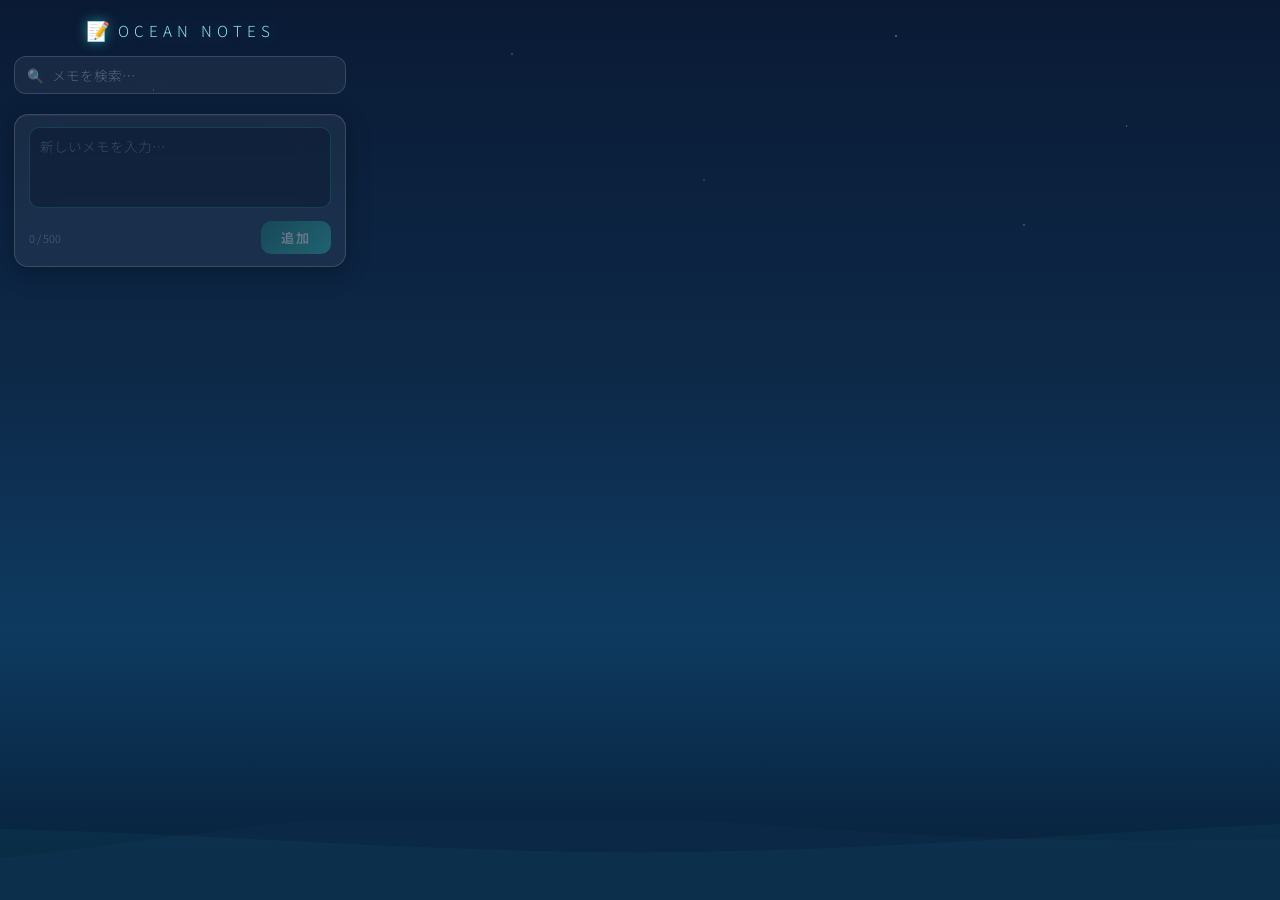
<file: notes-extension/popup.html>
<!DOCTYPE html>
<html lang="ja">
<head>
  <meta charset="UTF-8" />
  <title>Ocean Notes</title>
  <link rel="preconnect" href="https://fonts.googleapis.com" />
  <link rel="preconnect" href="https://fonts.gstatic.com" crossorigin />
  <link href="https://fonts.googleapis.com/css2?family=Noto+Sans+JP:wght@300;400;600&display=swap" rel="stylesheet" />
  <link rel="stylesheet" href="popup.css" />
</head>
<body>

  <div class="ocean-bg">
    <div class="stars"></div>
    <div class="waves">
      <div class="wave"></div>
      <div class="wave wave2"></div>
    </div>
  </div>

  <div class="container">
    <header>
      <span class="icon">📝</span>
      <h1>OCEAN NOTES</h1>
    </header>

    <!-- 検索バー -->
    <div class="search-wrap glass">
      <span class="search-icon">🔍</span>
      <input type="text" id="searchInput" placeholder="メモを検索…" maxlength="100" />
    </div>

    <!-- メモ一覧 -->
    <div class="notes-list" id="noteList"></div>

    <!-- 新規メモ入力エリア -->
    <div class="add-note glass">
      <textarea id="noteInput" placeholder="新しいメモを入力…" maxlength="500" rows="3"></textarea>
      <div class="add-footer">
        <span class="char-count" id="charCount">0 / 500</span>
        <button id="addBtn">追加</button>
      </div>
    </div>
  </div>

  <script src="popup.js"></script>
</body>
</html>
</file>
<file: style.css>
/* ギャルコーチ — ギャル系テーマ
   ピンク×ラベンダーの明るい配色。丸ゴシックで柔らかく、
   アバター(ギャル)はインラインSVGで描画し、表情・体型・レベルで見た目が変わる。
   表情パーツはSVG内に複数用意しておき、ここのクラスで出し分ける。 */

:root {
  --bg1: #ffe6f2;
  --bg2: #f2e6fd;
  --bg3: #e6f1ff;
  --card: #ffffff;
  --card2: #fff5fa;
  --ink: #43263a;
  --muted: #9c7f92;
  --pink: #ff4f9a;
  --pink-deep: #e0367f;
  --pink-soft: #ffd9e8;
  --lav: #a97cf5;
  --gold: #ffc93c;
  --line: #ffd0e2;
  --line-soft: #f2e2ea;
  --ok: #2fc38d;
  --danger: #ff6b6b;
  --shadow: 0 6px 20px rgba(224, 54, 127, 0.13);
  --shadow-lg: 0 10px 28px rgba(224, 54, 127, 0.18);
  --font: "Zen Maru Gothic", "Hiragino Maru Gothic ProN", "Hiragino Kaku Gothic ProN", "Noto Sans JP", system-ui, sans-serif;
}

* { box-sizing: border-box; }

body {
  margin: 0;
  background: linear-gradient(170deg, var(--bg1) 0%, var(--bg2) 52%, var(--bg3) 100%);
  background-attachment: fixed;
  color: var(--ink);
  font-family: var(--font);
  font-weight: 500;
  line-height: 1.65;
  -webkit-font-smoothing: antialiased;
}

.app {
  position: relative;
  max-width: 480px;
  margin: 0 auto;
  min-height: 100dvh;
  display: flex;
  flex-direction: column;
  padding: 0 14px 36px;
}

/* ---------- header ---------- */
.app-head {
  display: flex;
  justify-content: space-between;
  align-items: center;
  padding: 18px 4px 12px;
}
.brand {
  font-size: 21px;
  font-weight: 900;
  letter-spacing: .02em;
  color: var(--pink-deep);
}
.brand span {
  background: linear-gradient(90deg, var(--pink), var(--lav));
  -webkit-background-clip: text;
  background-clip: text;
  color: transparent;
}
.icon-btn {
  background: var(--card);
  border: 2px solid var(--line);
  border-radius: 50%;
  width: 38px; height: 38px;
  font-size: 15px;
  cursor: pointer;
  color: var(--ink);
  display: grid; place-items: center;
  box-shadow: var(--shadow);
}
.icon-btn:focus-visible, .btn:focus-visible, .mini-btn:focus-visible,
.day:focus-visible, .back:focus-visible, .quick-btn:focus-visible {
  outline: 3px solid var(--lav);
  outline-offset: 2px;
}

.screen { display: flex; flex-direction: column; gap: 14px; }
.screen[hidden] { display: none; }

/* ---------- ギャルカード ---------- */
.avatar-card {
  display: flex;
  align-items: center;
  gap: 16px;
  padding: 14px;
  background: var(--card);
  border: 2px solid var(--line);
  border-radius: 22px;
  box-shadow: var(--shadow-lg);
}

.gal-stage {
  width: 118px; height: 144px;
  flex: none;
  position: relative;
  background:
    radial-gradient(ellipse 75% 45% at 50% 108%, #ffc9e2, transparent 70%),
    linear-gradient(180deg, #fff4f9 0%, #ffe4f0 100%);
  border: 2px solid var(--line);
  border-radius: 18px;
  overflow: hidden;
}

/* ギャル本体。タイプごとの色はすべてカスタムプロパティで持たせているので、
   .gal.type-xxx で変数を上書きするだけでタイプを増やせる。
   グラデーション(#shadeG など)は文書内に1つしかないぶん全インスタンス共通に
   なるため、タイプで変わる色は必ず flat fill + var() 側で表現する。 */
.gal {
  display: block;
  width: 100%; height: 100%;
  animation: idle 3.4s ease-in-out infinite;

  /* 王道ギャル(デフォルト):日焼け肌 × 金髪ウェーブ × ピンク */
  --hair1: #fbe4ab; --hair2: #e0b86a; --hair3: #b8862f;
  --hair-strand: #8a5c1f;
  --skin2: #eebd93;   --shade: #bd7c50;
  --skin-line: #c98a5f;
  --blush: #ff7a9e;
  --iris1: #c79a63; --iris2: #8a5c30; --iris3: #3a220f;
  --lip: #d0596f; --lip-hi: #e0798c;
  --top1: #ff9ec8; --top2: #f2559a;
  --liner: #2b1720;
  --brow: #9c6a33;
  --metal: #ffc93c;
}
@keyframes idle {
  0%, 100% { transform: translateY(0); }
  50% { transform: translateY(-2.5px); }
}

/* ---- タイプ:ナチュラル系(明るい肌 × ブラウンのゆるウェーブ × カーデ) ---- */
.gal.type-natural {
  --hair1: #e8cba2; --hair2: #b98a5c; --hair3: #7a5130;
  --hair-strand: #6b452a;
  --skin2: #f4d0b0;   --shade: #c48f66;
  --skin-line: #cf9a72;
  --blush: #ff9a9a;
  --iris1: #b58a5e; --iris2: #7a5230; --iris3: #33200f;
  --lip: #cf7f83; --lip-hi: #dd9a9c;
  --top1: #fdf1de; --top2: #e9d7ba;
  --liner: #3a2a22;
  --brow: #8c6440;
}
/* ---- タイプ:モード系(プラチナブロンド × 黒ジャケ × 濃いめメイク) ---- */
.gal.type-mode {
  --hair1: #fdf7ec; --hair2: #e2d9c9; --hair3: #b3a795;
  --hair-strand: #9c8f7d;
  --skin2: #eccdba;   --shade: #a87a5f;
  --skin-line: #bc8a6e;
  --blush: #d98e8e;
  --iris1: #9b8b7d; --iris2: #5d4c40; --iris3: #241a14;
  --lip: #b8555f; --lip-hi: #c8737c;
  --top1: #4a4550; --top2: #201d26;
  --liner: #171017;
  --brow: #7a6c60;
  --metal: #ece6da;
}
/* ---- タイプ:姉御ギャル(黒髪ロング × 濃いめの日焼け × ラベンダー) ---- */
.gal.type-ane {
  --hair1: #5c4b53; --hair2: #33262e; --hair3: #191016;
  --hair-strand: #120c10;
  --skin2: #dfa87c;   --shade: #a06840;
  --skin-line: #b0764c;
  --blush: #ff6f92;
  --iris1: #8f6a4e; --iris2: #4f3624; --iris3: #1d120a;
  --lip: #c34a68; --lip-hi: #d46c84;
  --top1: #c9a6ff; --top2: #8f5df0;
  --liner: #150e13;
  --brow: #3b2a30;
}

/* ---- 髪 ---- */
.gal .hair { fill: var(--hair2); }
.gal .hair-hi { fill: var(--hair1); opacity: .32; }
.gal .hair-lo { fill: var(--hair3); opacity: .45; }
.gal .hair-shine { fill: url(#hairShineG); }
/* 毛流れ:半透明なので髪の色が変わってもそのまま馴染む */
.gal .strand { fill: none; stroke-linecap: round; }
.gal .strand.light { stroke: #fff; stroke-width: 2.2; opacity: .28; }
.gal .strand.dark { stroke: var(--hair-strand); stroke-width: 1.8; opacity: .22; }
/* インナーカラー(なかよし度 Lv6〜) */
.gal .streak { display: none; }
.gal .streak.pink { fill: #ff86c6; opacity: .75; }
.gal .streak.blue { fill: #7fd0ef; opacity: .7; }
/* 髪型:ロング / ミディアム */
.gal .hair-mid { display: none; }
.gal.type-natural .hair-long { display: none; }
.gal.type-natural .hair-mid { display: block; }

/* ---- 肌 ---- */
.gal .face,
.gal .neck,
.gal .ear,
.gal .skin-body,
.gal .skin-cut { fill: var(--skin2); }
.gal .shade { fill: url(#shadeG); }
.gal .light { fill: url(#lightG); }
.gal .blush ellipse { fill: var(--blush); }
.gal .neck-shadow { fill: var(--shade); opacity: .45; }
.gal .ear { stroke: var(--skin-line); stroke-width: .8; opacity: .95; }
.gal .clavicle {
  fill: none; stroke: var(--skin-line);
  stroke-width: 1.1; stroke-linecap: round; opacity: .45;
}

/* ---- 服 ---- */
.gal .top, .gal .cardi, .gal .blazer { fill: var(--top2); }
.gal .top-hi { fill: var(--top1); opacity: .7; }
.gal .cardi-lapel { fill: #fff; opacity: .5; }
.gal .cardi-rib {
  fill: none; stroke: #cbb69a;
  stroke-width: 1.2; opacity: .5;
}
.gal .lapel { fill: #fff; opacity: .12; }
.gal .outfit-cardi, .gal .outfit-blazer { display: none; }
.gal.type-natural .outfit-top { display: none; }
.gal.type-natural .outfit-cardi { display: block; }
.gal.type-mode .outfit-top { display: none; }
.gal.type-mode .outfit-blazer { display: block; }

.gal .chain {
  fill: none; stroke: var(--metal);
  stroke-width: 1.2; opacity: .95;
}
.gal .pendant { fill: var(--metal); }

/* ---- 目もと(盛りメイク) ---- */
.gal .lid-shadow { fill: url(#lidG); }
.gal .sclera { fill: #fffdfa; }
/* まぶたが眼球に落とす影。これがあると目が球に見える */
.gal .sclera-shade { fill: #b8968c; opacity: .32; }
.gal .iris { fill: var(--iris2); }
.gal .iris-lit { fill: var(--iris1); opacity: .55; }
.gal .limbal { fill: none; stroke: var(--iris3); stroke-width: 1.6; opacity: .85; }
.gal .pupil { fill: #170c05; }
.gal .glint { fill: #fff; opacity: .95; }
.gal .glint.sm { opacity: .7; }
.gal .liner {
  fill: none; stroke: var(--liner);
  stroke-width: 3.4; stroke-linecap: round;
}
.gal .liner.low { stroke-width: 1.5; opacity: .75; }
.gal .crease {
  fill: none; stroke: var(--skin-line);
  stroke-width: 1.1; stroke-linecap: round; opacity: .55;
}
.gal .wing { fill: var(--liner); }
.gal .lash {
  fill: none; stroke: var(--liner);
  stroke-width: 1.9; stroke-linecap: round;
}
/* 涙袋(強すぎると隈に見えるので控えめに) */
.gal .tear-bag { fill: #fff4e6; opacity: .45; }
.gal .tear-line {
  fill: none; stroke: var(--skin-line);
  stroke-width: .9; stroke-linecap: round; opacity: .28;
}
.gal .happy-eye {
  fill: none; stroke: var(--liner);
  stroke-width: 2.9; stroke-linecap: round;
}
.gal .brow { fill: var(--brow); opacity: .92; }

/* ---- 鼻・口 ---- */
.gal .nose-bridge {
  fill: none; stroke: #fff5ea;
  stroke-width: 2.2; stroke-linecap: round; opacity: .2;
}
.gal .nose-shade {
  fill: none; stroke: var(--shade);
  stroke-width: 1.4; stroke-linecap: round; opacity: .26;
}
.gal .nose-tip {
  fill: none; stroke: var(--skin-line);
  stroke-width: 1.1; stroke-linecap: round; opacity: .4;
}
.gal .nostril { fill: var(--shade); opacity: .4; }
.gal .philtrum {
  fill: none; stroke: var(--skin-line);
  stroke-width: .8; stroke-linecap: round; opacity: .28;
}
.gal .lip { fill: var(--lip); }
.gal .lip.up { fill: var(--lip); }
.gal .lip.low { fill: var(--lip-hi); }
.gal .lip-line {
  fill: none; stroke: #8f3145;
  stroke-width: .9; stroke-linecap: round; opacity: .55;
}
.gal .teeth { fill: #fffaf8; }
.gal .gloss { fill: #fff; opacity: .5; }
.gal .earrings circle {
  fill: none; stroke: var(--metal);
  stroke-width: 2.2;
}

/* ---- 出し分け(初期状態) ---- */
.gal .eyes-happy,
.gal .brows-worried,
.gal .brows-angry,
.gal .m-grin,
.gal .m-flat,
.gal .m-frown,
.gal .tiara,
.gal .earrings,
.gal .fx { display: none; }

/* ---- 気分(判定スコアで変化) ---- */
.gal.mood-happy .eyes-open { display: none; }
.gal.mood-happy .eyes-happy { display: block; }
.gal.mood-happy .m-smile { display: none; }
.gal.mood-happy .m-grin { display: block; }
.gal.mood-happy .fx-sparkle {
  display: block;
  animation: twinkle 1.8s ease-in-out infinite;
}
.gal.mood-happy .fx-sparkle.s2 { animation-delay: .9s; }
@keyframes twinkle {
  0%, 100% { opacity: .35; }
  50% { opacity: 1; }
}

.gal.mood-worried .brows-normal { display: none; }
.gal.mood-worried .brows-worried { display: block; }
.gal.mood-worried .m-smile { display: none; }
.gal.mood-worried .m-flat { display: block; }

.gal.mood-angry .brows-normal { display: none; }
.gal.mood-angry .brows-angry { display: block; }
.gal.mood-angry .m-smile { display: none; }
.gal.mood-angry .m-frown { display: block; }
.gal.mood-angry .blush { fill: #ff5a5a; opacity: .42; }
.gal.mood-angry .fx-angry { display: block; }

/* ---- 体型(直近の食生活で変化) ---- */
.gal .torso, .gal .neck { transform-origin: 70px 170px; transition: transform .35s ease; }
.gal .face-group { transform-origin: 70px 55px; transition: transform .35s ease; }
.gal .chin-fold {
  display: none;
  fill: none; stroke: #d99b70;
  stroke-width: 1.6; stroke-linecap: round; opacity: .7;
}
.gal.body-slim .torso { transform: scaleX(.84); }
.gal.body-slim .face-group { transform: scaleX(.95); }
.gal.body-chubby .torso { transform: scaleX(1.34); }
.gal.body-chubby .neck { transform: scaleX(1.18); }
.gal.body-chubby .face-group { transform: scaleX(1.13); }
.gal.body-chubby .chin-fold { display: block; }
.gal.body-chubby .fx-sweat { display: block; }

/* ---- なかよし度(レベル)で見た目アップ ----
   タイプごとの配色を壊さないよう、レベルでは「盛り」だけを足していく */
.gal:not(.tier-1) .earrings { display: block; }                    /* Lv3〜 フープピアス */
.gal.tier-3 .streak, .gal.tier-4 .streak, .gal.tier-5 .streak { display: block; } /* Lv6〜 インナーカラー */
.gal.tier-4 .tiara, .gal.tier-5 .tiara { display: block; }        /* Lv10〜 ティアラ */
.gal .tiara path { fill: var(--gold); stroke: #d9a01f; stroke-width: 1; }
.gal .tiara circle { fill: #fff0f6; }
.gal.tier-5 { --metal: #fff0a8; }                                  /* Lv15 伝説 */
.gal.tier-5 .hair-shine { opacity: 1; }
.gal.tier-5 .fx-sparkle { display: block; animation: twinkle 1.8s ease-in-out infinite; }

.gal .fx { font-size: 15px; }

@media (prefers-reduced-motion: reduce) {
  .gal { animation: none; }
  .gal.mood-happy .fx-sparkle { animation: none; opacity: 1; }
  .gal .torso, .gal .face-group { transition: none; }
  .day { transition: none; }
}
.avatar-meta { min-width: 0; flex: 1; }
.avatar-state {
  font-size: 15px;
  font-weight: 700;
  display: flex; align-items: baseline; gap: 8px;
}
.avatar-state .lv {
  color: #fff;
  background: linear-gradient(90deg, var(--pink), var(--lav));
  font-size: 11px;
  padding: 2px 9px;
  border-radius: 999px;
  white-space: nowrap;
}
.exp-bar {
  margin-top: 8px;
  height: 10px;
  border: 1.5px solid var(--line);
  border-radius: 999px;
  background: var(--card2);
  overflow: hidden;
}
.exp-bar i {
  display: block; height: 100%;
  background: linear-gradient(90deg, var(--pink), var(--gold));
  border-radius: 999px;
  transition: width .4s ease;
}
.exp-label {
  font-size: 10px;
  color: var(--muted);
  margin-top: 3px;
}
.avatar-msg { margin: 5px 0 0; font-size: 12px; color: var(--muted); }

/* ---------- summary ---------- */
.summary {
  display: grid;
  grid-template-columns: 1fr 1fr 1fr;
  gap: 8px;
}
.stat {
  background: var(--card);
  border: 2px solid var(--line-soft);
  border-radius: 16px;
  padding: 9px 11px;
}
.stat .label { font-size: 10px; color: var(--muted); }
.stat .val { font-size: 17px; font-weight: 700; }
.stat .val small { font-size: 10px; color: var(--muted); margin-left: 2px; font-weight: 500; }

/* ---------- quick add ---------- */
.quick-add {
  display: grid;
  grid-template-columns: 1fr 1fr;
  gap: 10px;
}
.quick-btn {
  display: flex;
  align-items: center;
  justify-content: center;
  gap: 8px;
  padding: 14px;
  border-radius: 999px;
  border: none;
  cursor: pointer;
  font-family: inherit;
  font-size: 14px;
  font-weight: 700;
  color: #fff;
  background: linear-gradient(135deg, #ff7fb5, var(--pink));
  box-shadow: var(--shadow);
}
.quick-btn:nth-child(2) {
  background: linear-gradient(135deg, #bd9bf7, var(--lav));
}
.quick-btn .q-icon { font-size: 17px; }
.quick-btn:active { transform: translateY(1px); }

/* ---------- calendar ---------- */
.calendar {
  background: var(--card);
  border: 2px solid var(--line);
  border-radius: 22px;
  box-shadow: var(--shadow);
  padding: 14px;
}
.cal-nav {
  display: flex;
  justify-content: space-between;
  align-items: center;
  margin-bottom: 10px;
}
.cal-title { font-weight: 700; font-size: 15px; }
.dow, .grid { display: grid; grid-template-columns: repeat(7, 1fr); gap: 4px; }
.dow { margin-bottom: 4px; }
.dow div { text-align: center; font-size: 10px; color: var(--muted); }
.day {
  aspect-ratio: 1 / 1.15;
  border-radius: 12px;
  border: 1.5px solid transparent;
  background: var(--card2);
  display: flex;
  flex-direction: column;
  align-items: center;
  padding-top: 5px;
  gap: 3px;
  cursor: pointer;
  font: inherit;
  color: inherit;
  transition: transform .1s ease, border-color .1s ease;
}
.day:hover { transform: translateY(-1px); border-color: var(--pink); }
.day.empty { background: transparent; cursor: default; border: none; }
.day.future { opacity: .4; cursor: default; }
.day .num { font-size: 12px; line-height: 1.6; }
.day.today { border-color: var(--pink); }
.day.today .num {
  background: var(--pink); color: #fff;
  width: 20px; height: 20px; border-radius: 50%;
  display: grid; place-items: center;
  font-weight: 700;
}
.day .kcal-bar {
  width: 70%; height: 4px; border-radius: 999px;
  background: var(--line-soft);
  overflow: hidden;
}
.day .kcal-bar i { display: block; height: 100%; background: var(--ok); }
.day.over .kcal-bar i { background: var(--danger); }
.day .marks { font-size: 8px; letter-spacing: 1px; line-height: 1; }
.legend {
  display: flex; gap: 14px; flex-wrap: wrap;
  margin-top: 12px;
  font-size: 11px; color: var(--muted);
}
.legend .chip { display: inline-flex; align-items: center; gap: 5px; }
.legend .sw { width: 14px; height: 4px; border-radius: 999px; }
.legend .sw-ok { background: var(--ok); }
.legend .sw-over { background: var(--danger); }

/* ---------- day detail ---------- */
.back {
  background: var(--card);
  border: 2px solid var(--line);
  color: var(--pink-deep);
  font: inherit; font-size: 12px; font-weight: 700;
  cursor: pointer;
  padding: 5px 14px;
  border-radius: 999px;
  align-self: flex-start;
  box-shadow: var(--shadow);
}
.detail-date { font-size: 19px; font-weight: 900; margin: 0; }
.detail-sub { font-size: 12px; color: var(--muted); margin: -6px 0 0; }

.card {
  background: var(--card);
  border: 2px solid var(--line);
  border-radius: 22px;
  box-shadow: var(--shadow);
  padding: 15px;
}
.card h3 {
  margin: 0;
  font-size: 12px;
  letter-spacing: .06em;
  color: var(--pink-deep);
  font-weight: 700;
}
.card-head {
  display: flex; justify-content: space-between; align-items: center;
  margin-bottom: 6px;
}
.mini-btn {
  background: var(--pink-soft);
  color: var(--pink-deep);
  border: none;
  border-radius: 999px;
  padding: 4px 12px;
  font: inherit; font-size: 12px; font-weight: 700;
  cursor: pointer;
}
.record-list .empty-note { font-size: 12px; color: var(--muted); padding: 8px 0; }

.meal {
  display: flex; gap: 12px; align-items: center;
  padding: 8px 0;
  width: 100%;
  background: none; border: none;
  font: inherit; color: inherit; text-align: left;
  cursor: pointer;
}
.meal + .meal, .ex-row + .ex-row { border-top: 1px solid var(--line-soft); }
.photo {
  width: 52px; height: 52px;
  border-radius: 14px;
  flex: none;
  display: grid; place-items: center;
  font-size: 24px;
  background: var(--card2);
  border: 1.5px solid var(--line);
  overflow: hidden;
}
.photo img { width: 100%; height: 100%; object-fit: cover; }
.meal .meta { flex: 1; min-width: 0; }
.meal .name { font-size: 14px; font-weight: 700; }
.meal .items { font-size: 11px; color: var(--muted); white-space: nowrap; overflow: hidden; text-overflow: ellipsis; }
.meal .kcal { font-weight: 700; color: var(--pink); font-size: 14px; white-space: nowrap; }
.meal .kcal small { color: var(--muted); font-size: 10px; font-weight: 500; }
.meal .pfc { font-size: 10px; color: var(--lav); margin-top: 1px; font-weight: 700; }

.ex-row {
  display: flex; justify-content: space-between; align-items: center;
  gap: 10px;
  padding: 8px 0;
  width: 100%;
  background: none; border: none;
  font: inherit; color: inherit; text-align: left;
  font-size: 13px;
  cursor: pointer;
}
.ex-row .burn { color: var(--ok); font-weight: 700; white-space: nowrap; }

/* ---------- 判定カード ---------- */
.advice {
  border-color: var(--pink);
  background: linear-gradient(180deg, #fff8fb, #fff0f7);
}
.score {
  display: flex; align-items: baseline; gap: 2px;
  background: linear-gradient(135deg, var(--pink), var(--lav));
  color: #fff;
  padding: 3px 14px;
  border-radius: 999px;
  box-shadow: var(--shadow);
}
.score b { font-size: 20px; font-weight: 900; line-height: 1.2; }
.score small { font-size: 10px; }
.score.low { background: linear-gradient(135deg, #ff9a6b, var(--danger)); }
.score.mid { background: linear-gradient(135deg, #ffc93c, #ff9a6b); }
.advice-headline {
  margin: 4px 0 8px;
  font-size: 15px;
  font-weight: 900;
  color: var(--pink-deep);
  line-height: 1.45;
}
.advice-text { margin: 0 0 12px; font-size: 13px; white-space: pre-wrap; }

/* ---------- buttons ---------- */
.btn {
  width: 100%;
  border: none;
  border-radius: 999px;
  padding: 13px;
  font: inherit;
  font-size: 14px;
  font-weight: 700;
  cursor: pointer;
  background: linear-gradient(135deg, #ff7fb5, var(--pink));
  color: #fff;
  box-shadow: var(--shadow);
}
.btn:disabled { opacity: .6; }
.btn.ghost {
  background: var(--card);
  color: var(--pink-deep);
  border: 2px solid var(--line);
  margin-top: 8px;
}
.btn.danger {
  background: var(--card);
  color: var(--danger);
  border: 2px solid var(--danger);
  margin-top: 8px;
}
.btn.estimate {
  background: linear-gradient(135deg, #bd9bf7, var(--lav));
  margin-bottom: 6px;
}
.estimate-hint { font-size: 11px; color: var(--muted); margin: 0 0 12px; text-align: center; }
.accuracy-note {
  margin: 10px 0 0;
  font-size: 11px;
  color: var(--pink-deep);
  line-height: 1.6;
  background: var(--card2);
  border: 1.5px solid var(--line);
  border-radius: 12px;
  padding: 8px 10px;
}

.pfc-inputs {
  display: grid;
  grid-template-columns: 1fr 1fr 1fr;
  gap: 8px;
}
.pfc-inputs .field span { font-size: 11px; }

/* ---------- overlay / sheet ---------- */
.overlay {
  position: fixed; inset: 0;
  background: rgba(67, 38, 58, .45);
  display: none;
  align-items: flex-end;
  justify-content: center;
  z-index: 10;
}
.overlay.open { display: flex; }
.sheet {
  background: var(--card);
  border: 2px solid var(--line);
  border-bottom: none;
  width: 100%;
  max-width: 480px;
  border-radius: 26px 26px 0 0;
  padding: 20px 18px calc(24px + env(safe-area-inset-bottom));
  max-height: 85dvh;
  overflow-y: auto;
  box-shadow: 0 -8px 30px rgba(224, 54, 127, .18);
}
.sheet h2 { font-size: 17px; font-weight: 900; margin: 0 0 6px; color: var(--pink-deep); }
.sheet .hint { font-size: 12px; color: var(--muted); margin: 0 0 12px; }
.sheet-actions { margin-top: 14px; }

.field { display: block; margin-bottom: 12px; }
.field span { display: block; font-size: 12px; color: var(--muted); margin-bottom: 4px; }
.field input, .field select, .sheet textarea {
  width: 100%;
  padding: 11px 13px;
  border: 2px solid var(--line);
  border-radius: 14px;
  background: var(--card2);
  color: var(--ink);
  font: inherit;
  font-size: 14px;
}
.field input:focus, .field select:focus, .sheet textarea:focus {
  outline: 3px solid var(--lav);
  outline-offset: 1px;
}
.sheet textarea { resize: vertical; }

.photo-preview { margin-bottom: 12px; }
.photo-preview img {
  width: 96px; height: 96px;
  object-fit: cover;
  border-radius: 14px;
  border: 2px solid var(--line);
}

.prompt-box {
  background: var(--card2);
  border: 2px solid var(--line);
  border-radius: 14px;
  padding: 12px;
  font-size: 11.5px;
  white-space: pre-wrap;
  line-height: 1.7;
  font-family: ui-monospace, "SF Mono", Menlo, monospace;
  overflow-x: auto;
  max-height: 40dvh;
  overflow-y: auto;
}

.settings-section {
  margin-top: 18px;
  padding-top: 14px;
  border-top: 1px solid var(--line-soft);
}
.settings-section h3 {
  margin: 0 0 4px;
  font-size: 13px;
  color: var(--pink-deep);
  font-weight: 700;
}

/* ---------- ギャルタイプ選択 ---------- */
.type-picker {
  display: grid;
  grid-template-columns: repeat(4, 1fr);
  gap: 8px;
}
.type-card {
  display: flex;
  flex-direction: column;
  align-items: center;
  gap: 5px;
  padding: 7px 4px 8px;
  border: 2px solid var(--line);
  border-radius: 16px;
  background: var(--card2);
  font: inherit;
  color: var(--muted);
  cursor: pointer;
}
.type-card.on {
  border-color: var(--pink);
  background: #fff;
  color: var(--pink-deep);
  box-shadow: var(--shadow);
}
.type-stage {
  display: block;
  width: 100%;
  aspect-ratio: 1 / 1.18;
  border-radius: 11px;
  overflow: hidden;
  background: linear-gradient(180deg, #fff4f9 0%, #ffe4f0 100%);
}
.type-stage .gal { animation: none; }
.type-name { font-size: 10px; font-weight: 700; line-height: 1.3; text-align: center; }
.type-catch { margin: 9px 0 0; font-size: 11px; color: var(--muted); }

/* ---------- toast ---------- */
.toast {
  position: fixed;
  left: 50%; bottom: 28px;
  transform: translateX(-50%) translateY(20px);
  background: linear-gradient(135deg, var(--pink), var(--lav));
  color: #fff;
  border-radius: 999px;
  font-size: 13px;
  font-weight: 700;
  padding: 11px 20px;
  max-width: 90vw;
  opacity: 0;
  pointer-events: none;
  transition: opacity .2s ease, transform .2s ease;
  z-index: 20;
  box-shadow: var(--shadow-lg);
}
.toast.show { opacity: 1; transform: translateX(-50%) translateY(0); }
</file>
<file: alarm/style.css>
@import url('https://fonts.googleapis.com/css2?family=Orbitron:wght@700;900&family=Noto+Sans+JP:wght@300;400;600&display=swap');

* {
  box-sizing: border-box;
  margin: 0;
  padding: 0;
}

:root {
  --ocean-deep:  #0a1628;
  --ocean-mid:   #0d2a4a;
  --ocean-surf:  #1a4a6e;
  --teal:        #2ec4b6;
  --seafoam:     #80e8e0;
  --sand:        #f0e6c8;
  --muted:       rgba(224, 240, 255, 0.5);
  --glass-bg:    rgba(255, 255, 255, 0.06);
  --glass-border:rgba(255, 255, 255, 0.14);
  --text:        #dff0ff;
}

body {
  font-family: 'Noto Sans JP', sans-serif;
  background: var(--ocean-deep);
  color: var(--text);
  min-height: 100vh;
  display: flex;
  justify-content: center;
  padding: 40px 16px 100px;
  overflow-x: hidden;
  position: relative;
}

/* ── Ocean sky gradient ── */
.ocean-bg {
  position: fixed;
  inset: 0;
  z-index: 0;
  background: linear-gradient(
    180deg,
    #0a1a35 0%,
    #0d2847 30%,
    #0e3a60 55%,
    #0a2f50 70%,
    #071e36 100%
  );
  overflow: hidden;
}

/* Stars */
.stars {
  position: absolute;
  inset: 0;
  background-image:
    radial-gradient(1px 1px at 15% 12%, rgba(255,255,255,0.8) 0%, transparent 100%),
    radial-gradient(1px 1px at 42% 8%,  rgba(255,255,255,0.6) 0%, transparent 100%),
    radial-gradient(1px 1px at 68% 5%,  rgba(255,255,255,0.9) 0%, transparent 100%),
    radial-gradient(1px 1px at 85% 15%, rgba(255,255,255,0.5) 0%, transparent 100%),
    radial-gradient(1px 1px at 25% 20%, rgba(255,255,255,0.7) 0%, transparent 100%),
    radial-gradient(1px 1px at 55% 18%, rgba(255,255,255,0.4) 0%, transparent 100%),
    radial-gradient(1px 1px at 78% 22%, rgba(255,255,255,0.6) 0%, transparent 100%),
    radial-gradient(1px 1px at 10% 28%, rgba(255,255,255,0.3) 0%, transparent 100%),
    radial-gradient(1px 1px at 35% 3%,  rgba(255,255,255,0.8) 0%, transparent 100%),
    radial-gradient(1px 1px at 92% 9%,  rgba(255,255,255,0.5) 0%, transparent 100%);
  animation: twinkle 6s ease-in-out infinite alternate;
}

@keyframes twinkle {
  from { opacity: 0.6; }
  to   { opacity: 1; }
}

/* Moon reflection glow */
.moon-glow {
  position: absolute;
  top: 40px;
  right: 15%;
  width: 80px;
  height: 80px;
  border-radius: 50%;
  background: radial-gradient(circle, #fffde0 0%, #ffd96a 40%, transparent 70%);
  box-shadow: 0 0 60px 20px rgba(255, 220, 100, 0.2);
  animation: moon-float 8s ease-in-out infinite alternate;
}

@keyframes moon-float {
  from { transform: translateY(0); }
  to   { transform: translateY(-8px); }
}

/* Ocean surface shimmer */
.ocean-surface {
  position: absolute;
  bottom: 0;
  left: 0;
  right: 0;
  height: 45%;
  background: linear-gradient(180deg, transparent 0%, rgba(10,45,80,0.6) 40%, rgba(7,22,44,0.9) 100%);
}

/* Waves */
.waves {
  position: absolute;
  bottom: 0;
  left: -50%;
  width: 200%;
  height: 160px;
}

.wave {
  position: absolute;
  bottom: 0;
  left: 0;
  width: 100%;
  height: 100%;
  background: url("data:image/svg+xml,%3Csvg xmlns='http://www.w3.org/2000/svg' viewBox='0 0 1440 160'%3E%3Cpath fill='%230d2a4a' fill-opacity='0.7' d='M0,64L48,80C96,96,192,128,288,122.7C384,117,480,75,576,64C672,53,768,75,864,85.3C960,96,1056,96,1152,85.3C1248,75,1344,53,1392,42.7L1440,32L1440,160L1392,160C1344,160,1248,160,1152,160C1056,160,960,160,864,160C768,160,672,160,576,160C480,160,384,160,288,160C192,160,96,160,48,160L0,160Z'%3E%3C/path%3E%3C/svg%3E") no-repeat bottom/100%;
  animation: wave-move 8s linear infinite;
}

.wave2 {
  animation: wave-move2 12s linear infinite;
  opacity: 0.5;
  background: url("data:image/svg+xml,%3Csvg xmlns='http://www.w3.org/2000/svg' viewBox='0 0 1440 160'%3E%3Cpath fill='%232ec4b6' fill-opacity='0.15' d='M0,96L60,90.7C120,85,240,75,360,80C480,85,600,107,720,106.7C840,107,960,85,1080,74.7C1200,64,1320,64,1380,64L1440,64L1440,160L1380,160C1320,160,1200,160,1080,160C960,160,840,160,720,160C600,160,480,160,360,160C240,160,120,160,60,160L0,160Z'%3E%3C/path%3E%3C/svg%3E") no-repeat bottom/100%;
}

@keyframes wave-move  { from { transform: translateX(0); } to { transform: translateX(25%); } }
@keyframes wave-move2 { from { transform: translateX(0); } to { transform: translateX(-20%); } }

/* Floating bubbles */
.bubbles {
  position: absolute;
  bottom: 10%;
  left: 0;
  right: 0;
}

.bubble {
  position: absolute;
  border-radius: 50%;
  background: rgba(46, 196, 182, 0.15);
  border: 1px solid rgba(46, 196, 182, 0.3);
  animation: rise linear infinite;
}

.bubble:nth-child(1) { width:8px;  height:8px;  left:10%; animation-duration:9s;  animation-delay:0s; }
.bubble:nth-child(2) { width:5px;  height:5px;  left:30%; animation-duration:12s; animation-delay:2s; }
.bubble:nth-child(3) { width:10px; height:10px; left:55%; animation-duration:8s;  animation-delay:1s; }
.bubble:nth-child(4) { width:6px;  height:6px;  left:75%; animation-duration:11s; animation-delay:3s; }
.bubble:nth-child(5) { width:4px;  height:4px;  left:88%; animation-duration:13s; animation-delay:0.5s; }

@keyframes rise {
  0%   { transform: translateY(0) translateX(0); opacity: 0; }
  10%  { opacity: 1; }
  90%  { opacity: 0.6; }
  100% { transform: translateY(-300px) translateX(20px); opacity: 0; }
}

/* ── Layout ── */
.container {
  position: relative;
  z-index: 1;
  width: 100%;
  max-width: 500px;
  display: flex;
  flex-direction: column;
  gap: 20px;
}

/* Header */
header {
  display: flex;
  align-items: center;
  justify-content: center;
  gap: 10px;
  padding-bottom: 4px;
}

.icon-bell {
  font-size: 1.6rem;
  animation: sway 3s ease-in-out infinite;
  display: inline-block;
  filter: drop-shadow(0 0 6px rgba(46,196,182,0.6));
}

@keyframes sway {
  0%, 100% { transform: rotate(-12deg); }
  50%       { transform: rotate(12deg); }
}

h1 {
  font-size: 1.6rem;
  font-weight: 300;
  letter-spacing: 6px;
  color: var(--seafoam);
  text-shadow: 0 0 20px rgba(128, 232, 224, 0.4);
}

/* Glass utility */
.glass {
  background: var(--glass-bg);
  border: 1px solid var(--glass-border);
  backdrop-filter: blur(20px);
  -webkit-backdrop-filter: blur(20px);
}

/* Clock card */
.clock-card {
  background: linear-gradient(135deg, rgba(46,196,182,0.1), rgba(10,30,60,0.6));
  border: 1px solid rgba(46,196,182,0.25);
  backdrop-filter: blur(24px);
  border-radius: 28px;
  padding: 36px 24px 28px;
  text-align: center;
  position: relative;
  overflow: hidden;
  box-shadow: 0 8px 40px rgba(0,0,0,0.4), inset 0 1px 0 rgba(255,255,255,0.08);
}

.clock-card::after {
  content: '';
  position: absolute;
  top: -1px; left: 10%; right: 10%;
  height: 1px;
  background: linear-gradient(90deg, transparent, rgba(46,196,182,0.6), transparent);
}

.date-display {
  font-size: 0.85rem;
  font-weight: 300;
  color: var(--muted);
  margin-bottom: 10px;
  letter-spacing: 2px;
}

.clock {
  font-family: 'Orbitron', monospace;
  font-size: 3.8rem;
  font-weight: 700;
  letter-spacing: 3px;
  color: #dff8ff;
  text-shadow: 0 0 30px rgba(46,196,182,0.5), 0 0 60px rgba(46,196,182,0.2);
  line-height: 1.1;
}

.clock-divider {
  display: flex;
  justify-content: center;
  gap: 6px;
  margin-top: 14px;
}

.clock-divider span {
  width: 30px; height: 2px;
  border-radius: 2px;
  background: rgba(46,196,182,0.4);
}

.clock-divider span:nth-child(2) {
  width: 16px;
  background: rgba(46,196,182,0.7);
}

/* Alarm section */
.section-title {
  font-size: 0.75rem;
  color: var(--muted);
  letter-spacing: 3px;
  text-transform: uppercase;
  font-weight: 400;
  padding-left: 2px;
}

.alarms {
  display: flex;
  flex-direction: column;
  gap: 10px;
}

.empty-msg {
  text-align: center;
  color: rgba(224,240,255,0.3);
  padding: 16px 0;
  font-size: 0.9rem;
  font-weight: 300;
}

.alarm-item {
  display: flex;
  justify-content: space-between;
  align-items: center;
  background: rgba(10, 30, 60, 0.5);
  border: 1px solid rgba(46,196,182,0.12);
  backdrop-filter: blur(16px);
  border-radius: 18px;
  padding: 16px 20px;
  transition: border-color 0.3s, transform 0.2s, box-shadow 0.3s;
}

.alarm-item:hover {
  transform: translateY(-2px);
  box-shadow: 0 8px 24px rgba(0,0,0,0.3);
}

.alarm-item.active {
  border-color: rgba(46,196,182,0.4);
  box-shadow: 0 0 20px rgba(46,196,182,0.1);
}

.alarm-left {
  display: flex;
  align-items: center;
  gap: 14px;
}

.alarm-icon {
  font-size: 1.3rem;
  opacity: 0.5;
}

.alarm-item.active .alarm-icon {
  opacity: 1;
  animation: sway 3s ease-in-out infinite;
  filter: drop-shadow(0 0 4px rgba(46,196,182,0.6));
}

.alarm-time {
  font-family: 'Orbitron', monospace;
  font-size: 1.6rem;
  font-weight: 700;
  letter-spacing: 2px;
  color: #c0e8f0;
}

.alarm-item.active .alarm-time {
  color: var(--seafoam);
  text-shadow: 0 0 12px rgba(128,232,224,0.4);
}

.alarm-label {
  font-size: 0.78rem;
  color: var(--muted);
  margin-top: 3px;
  font-weight: 300;
}

.alarm-controls {
  display: flex;
  gap: 12px;
  align-items: center;
}

/* Toggle */
.toggle {
  position: relative;
  width: 50px;
  height: 28px;
}

.toggle input { opacity: 0; width: 0; height: 0; }

.slider {
  position: absolute;
  inset: 0;
  background: rgba(255,255,255,0.08);
  border: 1px solid rgba(255,255,255,0.15);
  border-radius: 28px;
  cursor: pointer;
  transition: background 0.3s, border-color 0.3s;
}

.slider::before {
  content: '';
  position: absolute;
  width: 22px; height: 22px;
  left: 2px; top: 2px;
  background: #8ab4c8;
  border-radius: 50%;
  transition: transform 0.3s, background 0.3s;
  box-shadow: 0 2px 4px rgba(0,0,0,0.4);
}

.toggle input:checked + .slider {
  background: rgba(46,196,182,0.25);
  border-color: rgba(46,196,182,0.6);
}

.toggle input:checked + .slider::before {
  transform: translateX(22px);
  background: var(--teal);
  box-shadow: 0 0 10px rgba(46,196,182,0.5);
}

button.delete-btn {
  background: rgba(255,255,255,0.04);
  border: 1px solid rgba(255,255,255,0.08);
  border-radius: 8px;
  color: rgba(255,255,255,0.25);
  font-size: 0.85rem;
  cursor: pointer;
  padding: 6px 10px;
  transition: background 0.2s, color 0.2s, border-color 0.2s;
}

button.delete-btn:hover {
  background: rgba(46,196,182,0.15);
  color: var(--teal);
  border-color: rgba(46,196,182,0.3);
}

/* Add alarm panel */
.add-alarm {
  border-radius: 22px;
  padding: 24px;
  box-shadow: 0 8px 32px rgba(0,0,0,0.3), inset 0 1px 0 rgba(255,255,255,0.06);
}

.add-alarm h2 {
  font-size: 0.9rem;
  font-weight: 400;
  margin-bottom: 18px;
  color: var(--muted);
  letter-spacing: 2px;
}

.input-row {
  display: flex;
  gap: 12px;
  margin-bottom: 14px;
  flex-wrap: wrap;
}

.input-group {
  display: flex;
  flex-direction: column;
  gap: 6px;
}

.input-group.flex1 { flex: 1; min-width: 140px; }

.input-group label {
  font-size: 0.72rem;
  color: rgba(224,240,255,0.4);
  letter-spacing: 2px;
  font-weight: 300;
}

.add-alarm input[type="time"],
.add-alarm input[type="text"] {
  padding: 11px 14px;
  background: rgba(10, 25, 50, 0.6);
  border: 1px solid rgba(46,196,182,0.2);
  border-radius: 10px;
  color: var(--text);
  font-size: 1rem;
  font-family: inherit;
  transition: border-color 0.2s, background 0.2s, box-shadow 0.2s;
}

.add-alarm input[type="time"]:focus,
.add-alarm input[type="text"]:focus {
  outline: none;
  border-color: rgba(46,196,182,0.5);
  background: rgba(46,196,182,0.06);
  box-shadow: 0 0 0 3px rgba(46,196,182,0.08);
}

.add-alarm input[type="text"]::placeholder {
  color: rgba(224,240,255,0.2);
}

#addBtn {
  width: 100%;
  padding: 14px;
  background: linear-gradient(135deg, #1a7a72, #2ec4b6);
  border: none;
  border-radius: 12px;
  color: #fff;
  font-size: 0.95rem;
  font-weight: 600;
  font-family: inherit;
  letter-spacing: 2px;
  cursor: pointer;
  transition: opacity 0.2s, transform 0.15s, box-shadow 0.2s;
  box-shadow: 0 4px 20px rgba(46,196,182,0.3);
  display: flex;
  align-items: center;
  justify-content: center;
  gap: 8px;
}

#addBtn:hover {
  opacity: 0.9;
  transform: translateY(-1px);
  box-shadow: 0 6px 28px rgba(46,196,182,0.45);
}

#addBtn:active { transform: translateY(0); }

/* Modal */
.modal {
  position: fixed;
  inset: 0;
  background: rgba(5, 15, 30, 0.8);
  backdrop-filter: blur(10px);
  display: flex;
  justify-content: center;
  align-items: center;
  z-index: 200;
}

.modal.hidden { display: none; }

.modal-content {
  border-radius: 28px;
  padding: 48px 40px;
  text-align: center;
  max-width: 360px;
  width: 90%;
  border-color: rgba(46,196,182,0.3);
  box-shadow: 0 0 60px rgba(46,196,182,0.15), 0 20px 60px rgba(0,0,0,0.5);
  animation: pop-in 0.35s cubic-bezier(0.34, 1.56, 0.64, 1);
}

@keyframes pop-in {
  from { transform: scale(0.75); opacity: 0; }
  to   { transform: scale(1);    opacity: 1; }
}

.bell-anim {
  font-size: 4rem;
  animation: ring-bell 0.45s ease-in-out infinite alternate;
  display: block;
  margin-bottom: 20px;
  filter: drop-shadow(0 0 12px rgba(46,196,182,0.6));
}

@keyframes ring-bell {
  from { transform: rotate(-18deg) scale(1); }
  to   { transform: rotate(18deg)  scale(1.1); }
}

.modal-title {
  font-size: 1.8rem;
  font-weight: 300;
  letter-spacing: 6px;
  color: var(--seafoam);
  text-shadow: 0 0 20px rgba(128,232,224,0.5);
  margin-bottom: 8px;
}

.modal-sub {
  font-size: 0.9rem;
  color: var(--muted);
  margin-bottom: 28px;
  font-weight: 300;
  letter-spacing: 1px;
  min-height: 1.2em;
}

#stopBtn {
  padding: 14px 52px;
  background: linear-gradient(135deg, #1a7a72, #2ec4b6);
  border: none;
  border-radius: 50px;
  color: #fff;
  font-size: 0.95rem;
  font-weight: 600;
  font-family: inherit;
  letter-spacing: 2px;
  cursor: pointer;
  box-shadow: 0 4px 20px rgba(46,196,182,0.35);
  transition: opacity 0.2s, transform 0.15s;
}

#stopBtn:hover {
  opacity: 0.9;
  transform: scale(1.04);
}
</file>
<file: library.css>
@import url('https://fonts.googleapis.com/css2?family=Noto+Sans+JP:wght@300;400;600&display=swap');

* {
  box-sizing: border-box;
  margin: 0;
  padding: 0;
}

:root {
  --bg-deep:    #080f1e;
  --bg-mid:     #0d1a30;
  --accent:     #4f8ef7;
  --accent2:    #7c3aed;
  --teal:       #2dd4bf;
  --text:       #e2eaf8;
  --muted:      rgba(200, 220, 255, 0.45);
  --glass-bg:   rgba(255, 255, 255, 0.05);
  --glass-border: rgba(255, 255, 255, 0.1);
  --card-bg:    rgba(15, 30, 60, 0.65);
  --success:    #22c55e;
  --warning:    #f59e0b;
  --danger:     #ef4444;
}

body {
  font-family: 'Noto Sans JP', sans-serif;
  background: var(--bg-deep);
  color: var(--text);
  min-height: 100vh;
  display: flex;
  justify-content: center;
  padding: 40px 16px 100px;
  overflow-x: hidden;
  position: relative;
}

/* Background */
.bg-layer {
  position: fixed;
  inset: 0;
  z-index: 0;
  background: linear-gradient(160deg, #050d1a 0%, #0a1628 40%, #0d1f40 70%, #071020 100%);
  overflow: hidden;
}

.stars {
  position: absolute;
  inset: 0;
  background-image:
    radial-gradient(1px 1px at 8% 5%,  rgba(255,255,255,0.7) 0%, transparent 100%),
    radial-gradient(1px 1px at 22% 12%, rgba(255,255,255,0.5) 0%, transparent 100%),
    radial-gradient(1px 1px at 45% 7%,  rgba(255,255,255,0.8) 0%, transparent 100%),
    radial-gradient(1px 1px at 62% 18%, rgba(255,255,255,0.4) 0%, transparent 100%),
    radial-gradient(1px 1px at 80% 8%,  rgba(255,255,255,0.7) 0%, transparent 100%),
    radial-gradient(1px 1px at 93% 14%, rgba(255,255,255,0.5) 0%, transparent 100%),
    radial-gradient(1px 1px at 15% 25%, rgba(255,255,255,0.3) 0%, transparent 100%),
    radial-gradient(1px 1px at 70% 3%,  rgba(255,255,255,0.6) 0%, transparent 100%);
  animation: twinkle 7s ease-in-out infinite alternate;
}

@keyframes twinkle {
  from { opacity: 0.5; }
  to   { opacity: 1; }
}

.gradient-orb {
  position: absolute;
  border-radius: 50%;
  filter: blur(80px);
  animation: orb-float 12s ease-in-out infinite alternate;
}

.orb1 {
  width: 400px; height: 400px;
  top: -100px; left: -80px;
  background: radial-gradient(circle, rgba(79,142,247,0.15) 0%, transparent 70%);
}

.orb2 {
  width: 300px; height: 300px;
  bottom: 10%; right: -60px;
  background: radial-gradient(circle, rgba(124,58,237,0.12) 0%, transparent 70%);
  animation-direction: alternate-reverse;
}

@keyframes orb-float {
  from { transform: translate(0, 0); }
  to   { transform: translate(20px, 30px); }
}

/* Layout */
.container {
  position: relative;
  z-index: 1;
  width: 100%;
  max-width: 560px;
  display: flex;
  flex-direction: column;
  gap: 18px;
}

/* Header */
header {
  text-align: center;
  padding: 8px 0 4px;
}

.icon {
  font-size: 2.5rem;
  display: block;
  margin-bottom: 8px;
  filter: drop-shadow(0 0 12px rgba(79,142,247,0.5));
}

h1 {
  font-size: 1.8rem;
  font-weight: 600;
  letter-spacing: 2px;
  color: #c8deff;
  text-shadow: 0 0 24px rgba(79,142,247,0.4);
  margin-bottom: 6px;
}

.subtitle {
  font-size: 0.8rem;
  color: var(--muted);
  letter-spacing: 1px;
  font-weight: 300;
}

/* Card */
.card {
  background: var(--card-bg);
  border: 1px solid var(--glass-border);
  backdrop-filter: blur(20px);
  -webkit-backdrop-filter: blur(20px);
  border-radius: 20px;
  padding: 22px 24px;
  box-shadow: 0 4px 24px rgba(0,0,0,0.35);
}

.card-label {
  font-size: 0.7rem;
  color: var(--accent);
  letter-spacing: 3px;
  text-transform: uppercase;
  font-weight: 600;
  margin-bottom: 10px;
}

/* Location panel */
.location-text {
  font-size: 0.9rem;
  color: var(--muted);
  margin-bottom: 14px;
  font-weight: 300;
}

/* Buttons */
.btn-primary {
  display: flex;
  align-items: center;
  justify-content: center;
  gap: 8px;
  width: 100%;
  padding: 13px;
  background: linear-gradient(135deg, #1d4ed8, #4f8ef7);
  border: none;
  border-radius: 12px;
  color: #fff;
  font-size: 0.95rem;
  font-weight: 600;
  font-family: inherit;
  letter-spacing: 1px;
  cursor: pointer;
  transition: opacity 0.2s, transform 0.15s, box-shadow 0.2s;
  box-shadow: 0 4px 20px rgba(79,142,247,0.3);
}

.btn-primary:hover:not(:disabled) {
  opacity: 0.9;
  transform: translateY(-1px);
  box-shadow: 0 6px 28px rgba(79,142,247,0.45);
}

.btn-primary:active { transform: translateY(0); }

.btn-primary:disabled {
  opacity: 0.4;
  cursor: not-allowed;
}

.btn-icon { font-size: 1.1rem; }

.btn-secondary {
  padding: 11px 20px;
  background: linear-gradient(135deg, #0f3460, #4f8ef7);
  border: 1px solid rgba(79,142,247,0.3);
  border-radius: 10px;
  color: #fff;
  font-size: 0.9rem;
  font-weight: 600;
  font-family: inherit;
  cursor: pointer;
  transition: opacity 0.2s, transform 0.15s;
  white-space: nowrap;
}

.btn-secondary:hover:not(:disabled) {
  opacity: 0.85;
  transform: translateY(-1px);
}

.btn-secondary:disabled {
  opacity: 0.35;
  cursor: not-allowed;
}

/* Status message */
.status-msg {
  text-align: center;
  font-size: 0.88rem;
  color: var(--muted);
  padding: 12px 16px;
  background: rgba(79,142,247,0.07);
  border: 1px solid rgba(79,142,247,0.15);
  border-radius: 12px;
}

.status-msg.error {
  color: #fca5a5;
  background: rgba(239,68,68,0.08);
  border-color: rgba(239,68,68,0.2);
}

.hidden { display: none !important; }

/* Section header */
.section-header {
  display: flex;
  align-items: center;
  gap: 10px;
  margin-bottom: 12px;
}

.section-label {
  font-size: 0.7rem;
  color: var(--teal);
  letter-spacing: 3px;
  text-transform: uppercase;
  font-weight: 600;
}

.badge {
  font-size: 0.75rem;
  color: var(--teal);
  background: rgba(45, 212, 191, 0.12);
  border: 1px solid rgba(45, 212, 191, 0.25);
  border-radius: 20px;
  padding: 2px 10px;
  font-weight: 400;
}

/* Library list */
.library-list {
  display: flex;
  flex-direction: column;
  gap: 10px;
}

.library-item {
  background: var(--card-bg);
  border: 1px solid var(--glass-border);
  backdrop-filter: blur(16px);
  border-radius: 16px;
  padding: 16px 18px;
  cursor: pointer;
  transition: border-color 0.25s, transform 0.2s, box-shadow 0.25s, background 0.25s;
}

.library-item:hover {
  border-color: rgba(79,142,247,0.35);
  transform: translateY(-2px);
  box-shadow: 0 6px 24px rgba(0,0,0,0.3);
  background: rgba(20, 40, 80, 0.7);
}

.library-item.selected {
  border-color: rgba(79,142,247,0.6);
  background: rgba(79,142,247,0.08);
  box-shadow: 0 0 0 1px rgba(79,142,247,0.3), 0 6px 24px rgba(0,0,0,0.3);
}

.lib-row1 {
  display: flex;
  align-items: flex-start;
  justify-content: space-between;
  gap: 8px;
  margin-bottom: 6px;
}

.lib-name {
  font-size: 1rem;
  font-weight: 600;
  color: #c8deff;
  line-height: 1.3;
}

.lib-type-badge {
  font-size: 0.65rem;
  padding: 2px 8px;
  border-radius: 10px;
  white-space: nowrap;
  flex-shrink: 0;
  font-weight: 600;
  letter-spacing: 0.5px;
}

.lib-type-badge.public {
  background: rgba(34,197,94,0.15);
  border: 1px solid rgba(34,197,94,0.3);
  color: #86efac;
}

.lib-type-badge.pref {
  background: rgba(79,142,247,0.15);
  border: 1px solid rgba(79,142,247,0.3);
  color: #93c5fd;
}

.lib-type-badge.univ {
  background: rgba(245,158,11,0.15);
  border: 1px solid rgba(245,158,11,0.3);
  color: #fcd34d;
}

.lib-type-badge.other {
  background: rgba(124,58,237,0.15);
  border: 1px solid rgba(124,58,237,0.3);
  color: #c4b5fd;
}

.lib-meta {
  display: flex;
  flex-wrap: wrap;
  gap: 6px 16px;
  font-size: 0.8rem;
  color: var(--muted);
  font-weight: 300;
}

.lib-meta span::before {
  margin-right: 4px;
  opacity: 0.7;
}

.lib-address::before { content: '📍'; }
.lib-tel::before     { content: '📞'; }
.lib-url::before     { content: '🌐'; }

.lib-url a {
  color: var(--accent);
  text-decoration: none;
}

.lib-url a:hover { text-decoration: underline; }

.select-hint {
  margin-top: 8px;
  font-size: 0.72rem;
  color: rgba(79,142,247,0.5);
  letter-spacing: 0.5px;
}

.library-item.selected .select-hint {
  color: rgba(79,142,247,0.8);
}

/* Book search panel */
.book-help {
  font-size: 0.82rem;
  color: var(--muted);
  font-weight: 300;
  margin-bottom: 14px;
  line-height: 1.6;
}

.book-input-row {
  display: flex;
  gap: 10px;
}

.isbn-input {
  flex: 1;
  padding: 11px 14px;
  background: rgba(10, 20, 45, 0.6);
  border: 1px solid rgba(79,142,247,0.2);
  border-radius: 10px;
  color: var(--text);
  font-size: 1rem;
  font-family: inherit;
  transition: border-color 0.2s, box-shadow 0.2s;
}

.isbn-input:focus {
  outline: none;
  border-color: rgba(79,142,247,0.5);
  box-shadow: 0 0 0 3px rgba(79,142,247,0.08);
}

.isbn-input::placeholder { color: rgba(200,220,255,0.2); }

.book-error {
  margin-top: 8px;
  font-size: 0.82rem;
  color: #fca5a5;
}

/* Book result list */
.book-result-list {
  display: flex;
  flex-direction: column;
  gap: 10px;
}

.book-result-item {
  background: var(--card-bg);
  border: 1px solid var(--glass-border);
  backdrop-filter: blur(16px);
  border-radius: 16px;
  padding: 16px 18px;
  transition: border-color 0.25s;
}

.book-result-header {
  display: flex;
  justify-content: space-between;
  align-items: flex-start;
  margin-bottom: 10px;
}

.book-lib-name {
  font-size: 0.95rem;
  font-weight: 600;
  color: #c8deff;
}

.avail-status {
  font-size: 0.75rem;
  padding: 3px 10px;
  border-radius: 10px;
  font-weight: 600;
  white-space: nowrap;
}

.avail-status.ok {
  background: rgba(34,197,94,0.15);
  border: 1px solid rgba(34,197,94,0.3);
  color: #86efac;
}

.avail-status.lending {
  background: rgba(239,68,68,0.12);
  border: 1px solid rgba(239,68,68,0.25);
  color: #fca5a5;
}

.avail-status.unknown {
  background: rgba(245,158,11,0.12);
  border: 1px solid rgba(245,158,11,0.25);
  color: #fcd34d;
}

.avail-status.error {
  background: rgba(124,58,237,0.1);
  border: 1px solid rgba(124,58,237,0.2);
  color: #c4b5fd;
}

.book-branches {
  display: flex;
  flex-direction: column;
  gap: 6px;
}

.branch-row {
  display: flex;
  justify-content: space-between;
  align-items: center;
  font-size: 0.82rem;
  padding: 6px 10px;
  background: rgba(255,255,255,0.03);
  border-radius: 8px;
}

.branch-name {
  color: var(--muted);
  font-weight: 300;
}

.branch-status {
  font-size: 0.75rem;
  font-weight: 600;
}

.branch-status.ok      { color: #86efac; }
.branch-status.lending { color: #fca5a5; }
.branch-status.unknown { color: #fcd34d; }
.branch-status.none    { color: rgba(200,220,255,0.25); }

.book-result-item.checking {
  border-color: rgba(79,142,247,0.2);
}

.checking-indicator {
  display: flex;
  align-items: center;
  gap: 8px;
  font-size: 0.85rem;
  color: var(--muted);
  font-weight: 300;
}

.spinner {
  width: 16px; height: 16px;
  border: 2px solid rgba(79,142,247,0.2);
  border-top-color: var(--accent);
  border-radius: 50%;
  animation: spin 0.8s linear infinite;
  flex-shrink: 0;
}

@keyframes spin {
  to { transform: rotate(360deg); }
}

.calil-link {
  display: block;
  margin-top: 10px;
  font-size: 0.78rem;
  color: var(--accent);
  text-decoration: none;
}

.calil-link:hover { text-decoration: underline; }

/* Loading state for locate button */
.btn-primary.loading {
  pointer-events: none;
  opacity: 0.7;
}
</file>
<file: notes-extension/popup.css>
@import url('https://fonts.googleapis.com/css2?family=Noto+Sans+JP:wght@300;400;600&display=swap');

* {
  box-sizing: border-box;
  margin: 0;
  padding: 0;
}

:root {
  --ocean-deep:   #0a1628;
  --teal:         #2ec4b6;
  --seafoam:      #80e8e0;
  --muted:        rgba(224, 240, 255, 0.5);
  --glass-bg:     rgba(255, 255, 255, 0.06);
  --glass-border: rgba(255, 255, 255, 0.14);
  --text:         #dff0ff;
  --danger:       #e05c5c;
}

body {
  font-family: 'Noto Sans JP', sans-serif;
  background: var(--ocean-deep);
  color: var(--text);
  width: 360px;
  min-height: 480px;
  max-height: 600px;
  overflow: hidden;
  position: relative;
}

/* ── Ocean background ── */
.ocean-bg {
  position: fixed;
  inset: 0;
  z-index: 0;
  background: linear-gradient(
    180deg,
    #0a1a35 0%,
    #0d2847 40%,
    #0e3a60 70%,
    #071e36 100%
  );
  overflow: hidden;
}

.stars {
  position: absolute;
  inset: 0;
  background-image:
    radial-gradient(1px 1px at 12% 10%, rgba(255,255,255,0.8) 0%, transparent 100%),
    radial-gradient(1px 1px at 40% 6%,  rgba(255,255,255,0.6) 0%, transparent 100%),
    radial-gradient(1px 1px at 70% 4%,  rgba(255,255,255,0.9) 0%, transparent 100%),
    radial-gradient(1px 1px at 88% 14%, rgba(255,255,255,0.5) 0%, transparent 100%),
    radial-gradient(1px 1px at 22% 18%, rgba(255,255,255,0.7) 0%, transparent 100%),
    radial-gradient(1px 1px at 55% 20%, rgba(255,255,255,0.4) 0%, transparent 100%),
    radial-gradient(1px 1px at 80% 25%, rgba(255,255,255,0.6) 0%, transparent 100%);
  animation: twinkle 6s ease-in-out infinite alternate;
}

@keyframes twinkle {
  from { opacity: 0.6; }
  to   { opacity: 1; }
}

.waves {
  position: absolute;
  bottom: 0;
  left: -50%;
  width: 200%;
  height: 80px;
}

.wave {
  position: absolute;
  bottom: 0;
  left: 0;
  width: 100%;
  height: 100%;
  background: url("data:image/svg+xml,%3Csvg xmlns='http://www.w3.org/2000/svg' viewBox='0 0 1440 80'%3E%3Cpath fill='%230d2a4a' fill-opacity='0.7' d='M0,32L48,40C96,48,192,64,288,61.3C384,59,480,37,576,32C672,27,768,37,864,42.7C960,48,1056,48,1152,42.7C1248,37,1344,27,1392,21.3L1440,16L1440,80L0,80Z'%3E%3C/path%3E%3C/svg%3E") no-repeat bottom/100%;
  animation: wave-move 8s linear infinite;
}

.wave2 {
  animation: wave-move2 12s linear infinite;
  opacity: 0.5;
  background: url("data:image/svg+xml,%3Csvg xmlns='http://www.w3.org/2000/svg' viewBox='0 0 1440 80'%3E%3Cpath fill='%232ec4b6' fill-opacity='0.12' d='M0,48L60,45.3C120,43,240,37,360,40C480,43,600,53,720,53.3C840,53,960,43,1080,37.3C1200,32,1320,32,1380,32L1440,32L1440,80L0,80Z'%3E%3C/path%3E%3C/svg%3E") no-repeat bottom/100%;
}

@keyframes wave-move  { from { transform: translateX(0); } to { transform: translateX(25%); } }
@keyframes wave-move2 { from { transform: translateX(0); } to { transform: translateX(-20%); } }

/* ── Layout ── */
.container {
  position: relative;
  z-index: 1;
  display: flex;
  flex-direction: column;
  gap: 10px;
  padding: 16px 14px 14px;
  height: 100%;
}

/* Header */
header {
  display: flex;
  align-items: center;
  justify-content: center;
  gap: 8px;
  padding-bottom: 2px;
}

.icon {
  font-size: 1.2rem;
  filter: drop-shadow(0 0 6px rgba(46,196,182,0.6));
}

h1 {
  font-size: 0.95rem;
  font-weight: 300;
  letter-spacing: 5px;
  color: var(--seafoam);
  text-shadow: 0 0 20px rgba(128,232,224,0.4);
}

/* Glass utility */
.glass {
  background: var(--glass-bg);
  border: 1px solid var(--glass-border);
  backdrop-filter: blur(20px);
  -webkit-backdrop-filter: blur(20px);
}

/* Search bar */
.search-wrap {
  display: flex;
  align-items: center;
  gap: 8px;
  border-radius: 12px;
  padding: 8px 12px;
}

.search-icon {
  font-size: 0.85rem;
  opacity: 0.6;
}

.search-wrap input {
  flex: 1;
  background: transparent;
  border: none;
  outline: none;
  color: var(--text);
  font-family: inherit;
  font-size: 0.85rem;
  font-weight: 300;
}

.search-wrap input::placeholder {
  color: rgba(224,240,255,0.3);
}

/* Notes list */
.notes-list {
  flex: 1;
  overflow-y: auto;
  display: flex;
  flex-direction: column;
  gap: 8px;
  max-height: 300px;
  padding-right: 2px;
}

.notes-list::-webkit-scrollbar {
  width: 4px;
}

.notes-list::-webkit-scrollbar-track {
  background: transparent;
}

.notes-list::-webkit-scrollbar-thumb {
  background: rgba(46,196,182,0.3);
  border-radius: 4px;
}

.empty-msg {
  text-align: center;
  color: rgba(224,240,255,0.3);
  font-size: 0.82rem;
  font-weight: 300;
  padding: 24px 0;
}

/* Note item */
.note-item {
  background: rgba(10, 30, 60, 0.5);
  border: 1px solid rgba(46,196,182,0.12);
  backdrop-filter: blur(16px);
  border-radius: 14px;
  padding: 12px 14px;
  transition: border-color 0.2s, transform 0.15s, box-shadow 0.2s;
  cursor: default;
}

.note-item:hover {
  border-color: rgba(46,196,182,0.35);
  transform: translateY(-1px);
  box-shadow: 0 6px 20px rgba(0,0,0,0.3);
}

.note-item.editing {
  border-color: rgba(46,196,182,0.5);
  box-shadow: 0 0 0 2px rgba(46,196,182,0.1);
}

.note-header {
  display: flex;
  justify-content: space-between;
  align-items: flex-start;
  gap: 8px;
}

.note-text {
  font-size: 0.85rem;
  font-weight: 300;
  line-height: 1.55;
  color: var(--text);
  white-space: pre-wrap;
  word-break: break-word;
  flex: 1;
}

.note-edit-area {
  flex: 1;
  background: rgba(10, 25, 50, 0.6);
  border: 1px solid rgba(46,196,182,0.3);
  border-radius: 8px;
  color: var(--text);
  font-family: inherit;
  font-size: 0.85rem;
  font-weight: 300;
  line-height: 1.55;
  padding: 6px 8px;
  resize: none;
  outline: none;
  width: 100%;
}

.note-actions {
  display: flex;
  gap: 4px;
  flex-shrink: 0;
}

.btn-icon {
  background: transparent;
  border: none;
  cursor: pointer;
  font-size: 0.8rem;
  padding: 2px 5px;
  border-radius: 6px;
  transition: background 0.2s, opacity 0.2s;
  opacity: 0.4;
  line-height: 1;
}

.btn-icon:hover {
  background: rgba(46,196,182,0.15);
  opacity: 1;
}

.btn-icon.delete:hover {
  background: rgba(224, 92, 92, 0.15);
  color: var(--danger);
}

.note-meta {
  font-size: 0.68rem;
  color: rgba(224,240,255,0.25);
  margin-top: 6px;
  font-weight: 300;
  letter-spacing: 0.5px;
}

.edit-actions {
  display: flex;
  gap: 6px;
  margin-top: 8px;
  justify-content: flex-end;
}

.btn-save, .btn-cancel {
  font-family: inherit;
  font-size: 0.72rem;
  font-weight: 400;
  letter-spacing: 1px;
  border-radius: 8px;
  padding: 5px 12px;
  cursor: pointer;
  border: 1px solid;
  transition: opacity 0.2s, transform 0.1s;
}

.btn-save {
  background: linear-gradient(135deg, #1a7a72, #2ec4b6);
  border-color: transparent;
  color: #fff;
  box-shadow: 0 2px 10px rgba(46,196,182,0.3);
}

.btn-save:hover { opacity: 0.9; transform: translateY(-1px); }

.btn-cancel {
  background: transparent;
  border-color: rgba(224,240,255,0.15);
  color: var(--muted);
}

.btn-cancel:hover {
  background: rgba(255,255,255,0.05);
}

/* Add note panel */
.add-note {
  border-radius: 14px;
  padding: 12px 14px;
  box-shadow: 0 6px 24px rgba(0,0,0,0.3), inset 0 1px 0 rgba(255,255,255,0.05);
}

.add-note textarea {
  width: 100%;
  background: rgba(10, 25, 50, 0.5);
  border: 1px solid rgba(46,196,182,0.2);
  border-radius: 10px;
  color: var(--text);
  font-family: inherit;
  font-size: 0.85rem;
  font-weight: 300;
  line-height: 1.55;
  padding: 8px 10px;
  resize: none;
  outline: none;
  transition: border-color 0.2s, background 0.2s, box-shadow 0.2s;
}

.add-note textarea:focus {
  border-color: rgba(46,196,182,0.5);
  background: rgba(46,196,182,0.05);
  box-shadow: 0 0 0 2px rgba(46,196,182,0.08);
}

.add-note textarea::placeholder {
  color: rgba(224,240,255,0.2);
}

.add-footer {
  display: flex;
  align-items: center;
  justify-content: space-between;
  margin-top: 8px;
}

.char-count {
  font-size: 0.68rem;
  color: rgba(224,240,255,0.25);
  font-weight: 300;
}

.char-count.warn {
  color: rgba(224, 150, 80, 0.7);
}

#addBtn {
  padding: 7px 20px;
  background: linear-gradient(135deg, #1a7a72, #2ec4b6);
  border: none;
  border-radius: 10px;
  color: #fff;
  font-size: 0.82rem;
  font-weight: 600;
  font-family: inherit;
  letter-spacing: 2px;
  cursor: pointer;
  transition: opacity 0.2s, transform 0.15s, box-shadow 0.2s;
  box-shadow: 0 3px 14px rgba(46,196,182,0.35);
}

#addBtn:hover {
  opacity: 0.9;
  transform: translateY(-1px);
  box-shadow: 0 5px 20px rgba(46,196,182,0.45);
}

#addBtn:active { transform: translateY(0); }

#addBtn:disabled {
  opacity: 0.35;
  cursor: not-allowed;
  transform: none;
  box-shadow: none;
}
</file>
